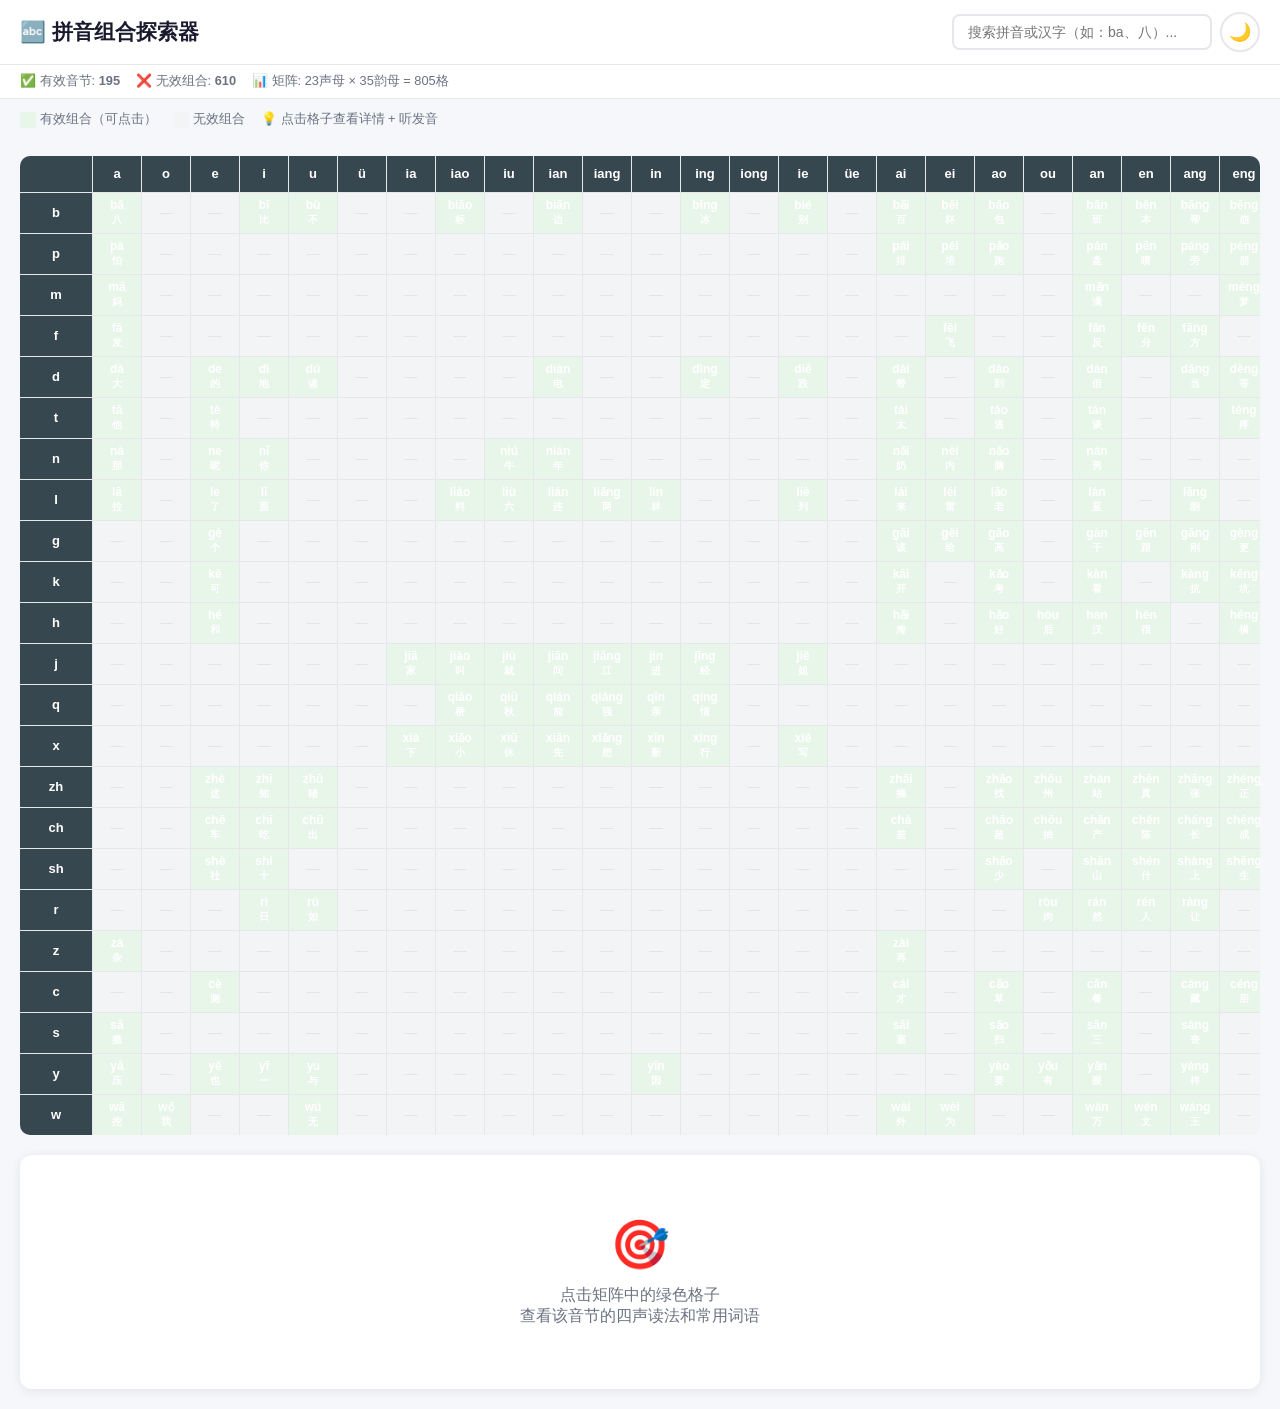
<file: index.html>
<!DOCTYPE html>
<html lang="zh-CN">
<head>
<meta charset="UTF-8">
<meta name="viewport" content="width=device-width, initial-scale=1.0">
<title>拼音组合探索器</title>
<style>
:root {
  --bg:#f5f7fa;--surface:#fff;--text:#1a1a2e;--text-secondary:#6b7280;
  --matrix-bg:#e8f5e9;--matrix-hover:#c8e6c9;--matrix-active:#4caf50;
  --invalid-bg:#f3f4f6;--border:#e5e7eb;--shadow:0 2px 12px rgba(0,0,0,.08);
  --accent:#3b82f6;--header-bg:#37474f;--search-bg:#fff;
}
[data-theme="dark"]{
  --bg:#1a1a2e;--surface:#16213e;--text:#e0e0e0;--text-secondary:#9ca3af;
  --matrix-bg:#1b5e20;--matrix-hover:#2e7d32;--matrix-active:#66bb6a;
  --invalid-bg:#2d2d44;--border:#374151;--shadow:0 2px 12px rgba(0,0,0,.3);
  --accent:#60a5fa;--header-bg:#0f3460;--search-bg:#1e293b;
}
*{margin:0;padding:0;box-sizing:border-box}
body{font-family:-apple-system,"PingFang SC","Microsoft YaHei",sans-serif;background:var(--bg);color:var(--text);min-height:100vh;transition:background .3s,color .3s}
.header{display:flex;justify-content:space-between;align-items:center;padding:12px 20px;background:var(--surface);border-bottom:1px solid var(--border);position:sticky;top:0;z-index:100}
.header h1{font-size:1.3rem;font-weight:700}
.search-box{display:flex;gap:8px;align-items:center}
.search-box input{padding:8px 14px;border:2px solid var(--border);border-radius:8px;font-size:14px;width:260px;background:var(--search-bg);color:var(--text);outline:none;transition:border-color .3s}
.search-box input:focus{border-color:var(--accent)}
.theme-toggle{width:40px;height:40px;border-radius:50%;border:2px solid var(--border);background:var(--surface);cursor:pointer;font-size:18px;display:flex;align-items:center;justify-content:center;transition:all .3s}
.theme-toggle:hover{border-color:var(--accent);transform:rotate(20deg)}
.stats-bar{display:flex;gap:16px;padding:8px 20px;font-size:.8rem;color:var(--text-secondary);background:var(--surface);border-bottom:1px solid var(--border);flex-wrap:wrap}
.legend{padding:12px 20px;display:flex;gap:16px;font-size:.8rem;color:var(--text-secondary);flex-wrap:wrap}
.legend-item{display:flex;align-items:center;gap:4px}
.legend-color{width:16px;height:16px;border-radius:3px}
.matrix-container{padding:16px 20px;overflow-x:auto}
.matrix-wrapper{min-width:900px;display:grid;grid-template-columns:72px repeat(35,minmax(48px,1fr));gap:1px;background:var(--border);border-radius:10px;overflow:hidden}
.matrix-header{padding:10px 4px;text-align:center;font-size:13px;font-weight:700;color:#fff;background:var(--header-bg);display:flex;align-items:center;justify-content:center;line-height:1.2}
.matrix-corner{background:var(--header-bg)}
.matrix-row-label{padding:8px 6px;font-size:13px;font-weight:700;text-align:center;color:#fff;background:var(--header-bg);display:flex;align-items:center;justify-content:center;line-height:1.2}
.matrix-cell{padding:6px 2px;text-align:center;cursor:default;font-size:13px;display:flex;align-items:center;justify-content:center;line-height:1.2;min-height:40px;transition:all .15s}
.matrix-cell.invalid{background:var(--invalid-bg);cursor:not-allowed;color:#bbb}
.matrix-cell.valid{background:var(--matrix-bg);cursor:pointer;color:#fff;font-weight:600}
.matrix-cell.valid:hover{background:var(--matrix-hover);transform:scale(1.05);z-index:2;box-shadow:inset 0 0 0 2px var(--accent)}
.matrix-cell.valid.active{background:var(--matrix-active);transform:scale(1.08);z-index:3;box-shadow:0 0 0 2px var(--text)}
.matrix-cell .pinyin-syllable{font-size:12px;line-height:1.1}
.detail-panel{padding:0 20px 20px}
.detail-inner{background:var(--surface);border-radius:12px;box-shadow:var(--shadow);padding:20px;margin-top:4px;border:2px solid transparent;transition:border .3s}
.detail-inner.active{border-color:var(--accent)}
.empty-state{text-align:center;padding:40px 20px;color:var(--text-secondary)}
.empty-state .icon{font-size:3rem;margin-bottom:12px}
.detail-header{display:flex;justify-content:space-between;align-items:center;margin-bottom:16px;padding-bottom:12px;border-bottom:1px solid var(--border)}
.detail-title{font-size:2rem;font-weight:800;color:var(--accent)}
.detail-close{width:32px;height:32px;border-radius:50%;border:none;background:var(--invalid-bg);cursor:pointer;font-size:16px;display:flex;align-items:center;justify-content:center;transition:all .2s}
.detail-close:hover{background:#ef4444;color:#fff}
.tone-grid{display:grid;grid-template-columns:repeat(auto-fit,minmax(200px,1fr));gap:12px;margin-bottom:16px}
.tone-card{background:var(--bg);border-radius:8px;padding:14px;border-left:4px solid transparent}
.tone-card[data-tone="1"]{border-left-color:#ef4444}
.tone-card[data-tone="2"]{border-left-color:#f59e0b}
.tone-card[data-tone="3"]{border-left-color:#3b82f6}
.tone-card[data-tone="4"]{border-left-color:#10b981}
.tone-card-header{display:flex;justify-content:space-between;align-items:center;margin-bottom:8px}
.tone-label{font-size:.75rem;color:var(--text-secondary);font-weight:600}
.speak-btn{width:32px;height:32px;border-radius:50%;border:none;background:var(--accent);color:#fff;cursor:pointer;font-size:16px;display:flex;align-items:center;justify-content:center;transition:all .2s}
.speak-btn:hover{transform:scale(1.15);box-shadow:0 2px 8px rgba(59,130,246,.4)}
.tone-syllable{font-size:1.8rem;font-weight:700;margin-bottom:4px}
.words-section h3{font-size:.85rem;color:var(--text-secondary);margin-bottom:8px;text-transform:uppercase;letter-spacing:.05em}
.words-list{display:flex;flex-wrap:wrap;gap:6px}
.word-tag{padding:4px 12px;background:var(--bg);border-radius:16px;font-size:.9rem;cursor:pointer;transition:all .2s;border:1px solid var(--border)}
.word-tag:hover{background:var(--accent);color:#fff;border-color:var(--accent);transform:scale(1.05)}
.cell-tooltip{position:fixed;background:var(--header-bg);color:#fff;padding:6px 12px;border-radius:6px;font-size:13px;pointer-events:none;z-index:999;opacity:0;transition:opacity .15s;max-width:240px;white-space:nowrap;box-shadow:0 4px 12px rgba(0,0,0,.3)}
.cell-tooltip.visible{opacity:1}
@media(max-width:768px){.header{flex-direction:column;gap:10px}.search-box input{width:200px}.tone-grid{grid-template-columns:1fr}}
</style>
</head>
<body>

<div class="header">
  <h1>🔤 拼音组合探索器</h1>
  <div class="search-box">
    <input type="text" id="searchInput" placeholder="搜索拼音或汉字（如：ba、八）...">
    <button class="theme-toggle" id="themeToggle" title="切换深色模式">🌙</button>
  </div>
</div>

<div class="stats-bar">
  <span>✅ 有效音节: <strong id="validCount">0</strong></span>
  <span>❌ 无效组合: <strong id="invalidCount">0</strong></span>
  <span>📊 矩阵: 23声母 × 35韵母 = 805格</span>
</div>

<div class="legend">
  <div class="legend-item"><div class="legend-color" style="background:var(--matrix-bg)"></div>有效组合（可点击）</div>
  <div class="legend-item"><div class="legend-color" style="background:var(--invalid-bg)"></div>无效组合</div>
  <div class="legend-item">💡 点击格子查看详情 + 听发音</div>
</div>

<div class="matrix-container">
  <div class="matrix-wrapper" id="matrixWrapper"></div>
</div>

<div class="detail-panel">
  <div class="detail-inner" id="detailPanel">
    <div class="empty-state" id="emptyState">
      <div class="icon">🎯</div>
      <p>点击矩阵中的绿色格子<br>查看该音节的四声读法和常用词语</p>
    </div>
    <div id="detailContent" style="display:none;"></div>
  </div>
</div>

<div class="cell-tooltip" id="tooltip"></div>

<script>
var SHENMUS=['b','p','m','f','d','t','n','l','g','k','h','j','q','x','zh','ch','sh','r','z','c','s','y','w'];
var YUNMUS=['a','o','e','i','u','ü','ia','iao','iu','ian','iang','in','ing','iong','ie','üe','ai','ei','ao','ou','an','en','ang','eng','ong','er','ua','uo','uai','ui','uan','un','ue','üan','ün'];

var D={
"ba":{tones:[{c:"八",t:"bā"},{c:"巴",t:"bā"},{c:"拔",t:"bá"},{c:"坝",t:"bà"},{c:"爸",t:"bà"}],words:["八宝","八字","巴黎","拔河","把关","爸爸","炸弹","八卦"]},
"bai":{tones:[{c:"百",t:"bǎi"},{c:"摆",t:"bǎi"},{c:"败",t:"bài"}],words:["百万","百姓","白菜","白天","摆放","打败","拜年"]},
"ban":{tones:[{c:"班",t:"bān"},{c:"办",t:"bàn"}],words:["办法","班级","班长","办理","帮忙","花瓣","搬迁","背叛"]},
"bang":{tones:[{c:"帮",t:"bāng"},{c:"绑",t:"bǎng"}],words:["帮助","帮忙","方面","棒球","报答","拜访","绑架","榜样"]},
"bao":{tones:[{c:"包",t:"bāo"},{c:"保",t:"bǎo"},{c:"报",t:"bào"}],words:["保证","包围","报名","包子","包含","报告","包括","宝贝"]},
"bei":{tones:[{c:"杯",t:"bēi"},{c:"被",t:"bèi"},{c:"背",t:"bèi"}],words:["北方","北京","准备","背部","杯子","本来","彼此","背景"]},
"ben":{tones:[{c:"本",t:"běn"},{c:"笨",t:"bèn"}],words:["本来","本子","本领","本地","笨蛋","版本"]},
"beng":{tones:[{c:"崩",t:"bēng"},{c:"蹦",t:"bèng"}],words:["本领","蹦蹦","崩溃","捧场"]},
"bi":{tones:[{c:"比",t:"bǐ"},{c:"必",t:"bì"},{c:"笔",t:"bǐ"}],words:["比较","比例","比如","必定","笔记","必然","表情"]},
"bian":{tones:[{c:"边",t:"biān"},{c:"变",t:"biàn"}],words:["旁边","变化","方便","偏见","身边","无边"]},
"biao":{tones:[{c:"标",t:"biāo"},{c:"表",t:"biǎo"}],words:["标准","表达","表演","表格","标本","漂亮"]},
"bie":{tones:[{c:"别",t:"bié"},{c:"憋",t:"biē"}],words:["别人","分别","区别","差别","告别"]},
"bing":{tones:[{c:"冰",t:"bīng"},{c:"病",t:"bìng"}],words:["冰雪","并且","命令","病情","病毒"]},
"bu":{tones:[{c:"不",t:"bù"}],words:["不会","不用","不变","不足","部分","不必","不同","不断","不能"]},
"pa":{tones:[{c:"怕",t:"pà"},{c:"帕",t:"pà"}],words:["害怕","可怕","怕黑","不怕"]},
"pai":{tones:[{c:"排",t:"pái"},{c:"牌",t:"pái"}],words:["排队","排除","批准","平衡","跑步"]},
"pan":{tones:[{c:"盘",t:"pán"},{c:"盼",t:"pàn"}],words:["盘子","盘旋","判断","谈判","面板"]},
"pang":{tones:[{c:"旁",t:"páng"},{c:"胖",t:"pàng"}],words:["旁边","旁人","偏旁"]},
"pao":{tones:[{c:"跑",t:"pǎo"},{c:"泡",t:"pào"}],words:["跑步","逃跑","泡沫","炮弹","泡面"]},
"pei":{tones:[{c:"培",t:"péi"},{c:"陪",t:"péi"},{c:"配",t:"pèi"}],words:["配合","培训","陪伴","培养","佩服"]},
"pen":{tones:[{c:"喷",t:"pēn"}],words:["喷泉","喷洒","花盆"]},
"peng":{tones:[{c:"朋",t:"péng"},{c:"碰",t:"pèng"}],words:["朋友","碰撞","碰见","碰巧"]},
"ma":{tones:[{c:"妈",t:"mā"},{c:"马",t:"mǎ"},{c:"吗",t:"ma"}],words:["妈妈","马上","马路","麻烦","木马","蚂蚁"]},
"man":{tones:[{c:"满",t:"mǎn"},{c:"慢",t:"màn"}],words:["满意","满足","完全","慢慢","满月"]},
"meng":{tones:[{c:"梦",t:"mèng"},{c:"蒙",t:"méng"}],words:["梦想","做梦","梦见","启蒙"]},
"fa":{tones:[{c:"发",t:"fā"},{c:"法",t:"fǎ"},{c:"罚",t:"fá"}],words:["发现","发展","方法","头发","法律","发生"]},
"fan":{tones:[{c:"反",t:"fǎn"},{c:"饭",t:"fàn"}],words:["反对","发现","方便","风险","分类"]},
"fang":{tones:[{c:"方",t:"fāng"},{c:"放",t:"fàng"}],words:["地方","方向","方面","方法","放心","放松"]},
"fei":{tones:[{c:"飞",t:"fēi"},{c:"非",t:"fēi"},{c:"费",t:"fèi"}],words:["飞行","非常","费用","失败","奋斗"]},
"fen":{tones:[{c:"分",t:"fēn"},{c:"粉",t:"fěn"}],words:["分析","分开","分钟","附近","粉笔"]},
"da":{tones:[{c:"大",t:"dà"},{c:"打",t:"dǎ"}],words:["大家","大地","大学","大小","大海"]},
"dai":{tones:[{c:"带",t:"dài"},{c:"代",t:"dài"}],words:["带来","代表","单位","当地","代替"]},
"dan":{tones:[{c:"但",t:"dàn"},{c:"单",t:"dān"}],words:["但是","大胆","担心","单独","简单"]},
"dang":{tones:[{c:"当",t:"dāng"},{c:"党",t:"dǎng"}],words:["当然","当时","当地","挡住","答应"]},
"dao":{tones:[{c:"到",t:"dào"},{c:"道",t:"dào"}],words:["到达","道路","得到","迟到","道理"]},
"de":{tones:[{c:"的",t:"de"},{c:"得",t:"dé"}],words:["我的","你的","好的","对的","得到"]},
"deng":{tones:[{c:"等",t:"děng"},{c:"灯",t:"dēng"}],words:["等待","等于","等级","灯泡","灯光"]},
"di":{tones:[{c:"地",t:"dì"},{c:"第",t:"dì"},{c:"低",t:"dī"}],words:["地方","地面","地铁","第一","低头"]},
"dian":{tones:[{c:"电",t:"diàn"},{c:"点",t:"diǎn"}],words:["电视","电脑","电话","电影","点心","电子"]},
"die":{tones:[{c:"跌",t:"diē"},{c:"叠",t:"dié"}],words:["跌倒","跌落","叠被子","重叠"]},
"ding":{tones:[{c:"定",t:"dìng"},{c:"订",t:"dìng"}],words:["一定","决定","定义","安定","坚定"]},
"dong":{tones:[{c:"动",t:"dòng"},{c:"东",t:"dōng"}],words:["东西","动力","动物","动作","活动"]},
"du":{tones:[{c:"读",t:"dú"},{c:"度",t:"dù"}],words:["读书","阅读","独立","度过","温度"]},
"dui":{tones:[{c:"对",t:"duì"}],words:["对于","对面","对方","对立","对比"]},
"ta":{tones:[{c:"他",t:"tā"},{c:"她",t:"tā"},{c:"它",t:"tā"}],words:["他们","她们","它们"]},
"tai":{tones:[{c:"太",t:"tài"},{c:"台",t:"tái"}],words:["太平","台湾","天台","台风","台上"]},
"tan":{tones:[{c:"谈",t:"tán"},{c:"探",t:"tàn"}],words:["谈话","谈判","讨论","弹琴","探索"]},
"tao":{tones:[{c:"逃",t:"táo"},{c:"桃",t:"táo"},{c:"套",t:"tào"}],words:["逃跑","桃子","番茄","套餐","套上"]},
"te":{tones:[{c:"特",t:"tè"}],words:["特别","特色","特殊","特地","特征"]},
"teng":{tones:[{c:"疼",t:"téng"},{c:"腾",t:"téng"}],words:["疼痛","疼爱","腾飞","奔腾"]},
"na":{tones:[{c:"那",t:"nà"},{c:"哪",t:"nǎ"}],words:["那里","哪儿","哪些","那么","那时"]},
"nai":{tones:[{c:"奶",t:"nǎi"}],words:["奶奶","牛奶","奶粉","奶酪","奶牛"]},
"nan":{tones:[{c:"男",t:"nán"},{c:"难",t:"nán"}],words:["男人","男女","南方","南北","困难"]},
"nao":{tones:[{c:"脑",t:"nǎo"},{c:"闹",t:"nào"}],words:["大脑","电脑","脑袋","闹钟","热闹"]},
"ne":{tones:[{c:"呢",t:"ne"}],words:["你呢","为什么呢"]},
"nei":{tones:[{c:"内",t:"nèi"}],words:["内心","内外","内容","内部","内地"]},
"ni":{tones:[{c:"你",t:"nǐ"},{c:"泥",t:"ní"}],words:["你好","你们","你的","泥土"]},
"nian":{tones:[{c:"年",t:"nián"},{c:"念",t:"niàn"}],words:["年轻","年代","年龄","去年","每年"]},
"niu":{tones:[{c:"牛",t:"niú"},{c:"扭",t:"niǔ"}],words:["牛奶","牛皮","扭转","扭头"]},
"nong":{tones:[{c:"农",t:"nóng"},{c:"弄",t:"nòng"}],words:["农民","农业","农村","弄明白"]},
"la":{tones:[{c:"拉",t:"lā"},{c:"啦",t:"la"}],words:["喇叭","拉力","拉开","拉链"]},
"lai":{tones:[{c:"来",t:"lái"}],words:["来自","从来","看来","后来","本来"]},
"lan":{tones:[{c:"蓝",t:"lán"}],words:["蓝色","蓝天","蓝莓","兰州"]},
"lang":{tones:[{c:"朗",t:"lǎng"}],words:["朗读","晴朗","明朗","朗诵"]},
"lao":{tones:[{c:"老",t:"lǎo"},{c:"捞",t:"lāo"}],words:["老师","老板","老虎","老鼠","老天"]},
"le":{tones:[{c:"了",t:"le"},{c:"乐",t:"lè"}],words:["走了","快乐","音乐","乐观"]},
"lei":{tones:[{c:"雷",t:"léi"},{c:"累",t:"lěi"}],words:["雷雨","雷电","累计","劳累"]},
"li":{tones:[{c:"里",t:"lǐ"},{c:"力",t:"lì"}],words:["里面","那里","这里","力气","力量"]},
"lian":{tones:[{c:"连",t:"lián"},{c:"脸",t:"liǎn"}],words:["连续","连接","连忙","联合","洗脸"]},
"liang":{tones:[{c:"两",t:"liǎng"},{c:"亮",t:"liàng"}],words:["两个","两者","光亮","明亮"]},
"liao":{tones:[{c:"料",t:"liào"},{c:"了",t:"liǎo"}],words:["材料","肥料","了解","了不起"]},
"lie":{tones:[{c:"列",t:"liè"},{c:"烈",t:"liè"}],words:["列车","列表","分裂","热烈","烈焰"]},
"lin":{tones:[{c:"林",t:"lín"},{c:"临",t:"lín"}],words:["森林","树林","淋雨","临时","临近"]},
"liu":{tones:[{c:"六",t:"liù"},{c:"流",t:"liú"}],words:["六个","六月","流量","流行","流利"]},
"long":{tones:[{c:"龙",t:"lóng"},{c:"隆",t:"lóng"}],words:["龙眼","龙头","龙王","恐龙"]},
"gai":{tones:[{c:"该",t:"gāi"},{c:"改",t:"gǎi"}],words:["应该","改正","改变"]},
"gan":{tones:[{c:"干",t:"gàn"},{c:"赶",t:"gǎn"}],words:["干净","干部","赶上","赶快"]},
"gang":{tones:[{c:"刚",t:"gāng"},{c:"钢",t:"gāng"}],words:["刚才","刚刚","刚好","钢铁"]},
"gao":{tones:[{c:"高",t:"gāo"},{c:"搞",t:"gǎo"}],words:["高兴","高大","高中","高手","高山"]},
"ge":{tones:[{c:"个",t:"gè"},{c:"哥",t:"gē"}],words:["个人","各个","每个","各位","各种"]},
"gei":{tones:[{c:"给",t:"gěi"}],words:["给你","给我","给他","送给"]},
"gen":{tones:[{c:"跟",t:"gēn"},{c:"根",t:"gēn"}],words:["跟着","跟进","根据","根本"]},
"geng":{tones:[{c:"更",t:"gèng"},{c:"耕",t:"gēng"}],words:["更加","更新","更好","耕地"]},
"kai":{tones:[{c:"开",t:"kāi"}],words:["开始","开门","开车","开心","开放","开发"]},
"kan":{tones:[{c:"看",t:"kàn"}],words:["看见","看书","看好","看看"]},
"kang":{tones:[{c:"抗",t:"kàng"},{c:"康",t:"kāng"}],words:["健康","康复","抵抗","空调"]},
"kao":{tones:[{c:"考",t:"kǎo"},{c:"靠",t:"kào"}],words:["考试","考生","靠山","依靠","可靠"]},
"ke":{tones:[{c:"可",t:"kě"},{c:"科",t:"kē"}],words:["可是","可以","可能","可爱","科学"]},
"keng":{tones:[{c:"坑",t:"kēng"}],words:["水坑","土坑","挖坑"]},
"hai":{tones:[{c:"海",t:"hǎi"},{c:"还",t:"hái"}],words:["大海","海洋","海岸","海水","还有"]},
"han":{tones:[{c:"汉",t:"hàn"},{c:"喊",t:"hǎn"}],words:["汉语","汉字","呼喊","呐喊"]},
"hao":{tones:[{c:"好",t:"hǎo"},{c:"号",t:"hào"}],words:["好人","好事","好像","好奇","号码"]},
"he":{tones:[{c:"和",t:"hé"},{c:"河",t:"hé"}],words:["和平","合作","合理","河流","和气"]},
"hen":{tones:[{c:"很",t:"hěn"},{c:"恨",t:"hèn"}],words:["很好","很多","很大","仇恨","怨恨"]},
"heng":{tones:[{c:"横",t:"héng"}],words:["横幅","横梁","永恒"]},
"hong":{tones:[{c:"红",t:"hóng"},{c:"轰",t:"hōng"}],words:["红色","红旗","红花","彩虹"]},
"hou":{tones:[{c:"后",t:"hòu"},{c:"候",t:"hòu"}],words:["后来","后面","后台","后果","以后"]},
"hua":{tones:[{c:"花",t:"huā"},{c:"画",t:"huà"}],words:["画画","画家","图画","花纹","花生"]},
"huai":{tones:[{c:"坏",t:"huài"},{c:"怀",t:"huái"}],words:["坏人","坏事","破坏","怀念","胸怀"]},
"huan":{tones:[{c:"欢",t:"huān"},{c:"换",t:"huàn"}],words:["欢迎","环境","循环","欢快","交换"]},
"huang":{tones:[{c:"黄",t:"huáng"},{c:"晃",t:"huàng"}],words:["黄色","黄花","黄河","黄金","黄昏"]},
"hui":{tones:[{c:"回",t:"huí"},{c:"会",t:"huì"}],words:["回来","回去","回答","会议","不会"]},
"hun":{tones:[{c:"魂",t:"hún"},{c:"混",t:"hùn"}],words:["灵魂","魂魄","混蛋","混乱"]},
"huo":{tones:[{c:"火",t:"huǒ"},{c:"活",t:"huó"}],words:["火车","火山","火花","活力","生活"]},
"jia":{tones:[{c:"家",t:"jiā"},{c:"加",t:"jiā"}],words:["大家","家人","回家","家里","人家"]},
"jian":{tones:[{c:"间",t:"jiān"},{c:"见",t:"jiàn"}],words:["房间","中间","时间","空间","看见"]},
"jiang":{tones:[{c:"江",t:"jiāng"},{c:"讲",t:"jiǎng"}],words:["长江","江南","江河","讲解","将来"]},
"jiao":{tones:[{c:"叫",t:"jiào"},{c:"角",t:"jiǎo"}],words:["叫做","叫声","叫我","角度","豆角"]},
"jie":{tones:[{c:"姐",t:"jiě"},{c:"解",t:"jiě"}],words:["姐姐","小姐","解决","解答","解析"]},
"jin":{tones:[{c:"进",t:"jìn"},{c:"今",t:"jīn"}],words:["进来","进行","进步","进口","今天"]},
"jing":{tones:[{c:"经",t:"jīng"},{c:"静",t:"jìng"}],words:["经过","经常","经理","经验","安静"]},
"jiu":{tones:[{c:"就",t:"jiù"},{c:"九",t:"jiǔ"}],words:["就是","就位","九天","九个"]},
"qian":{tones:[{c:"前",t:"qián"},{c:"钱",t:"qián"}],words:["前面","前进","前方","前景","金钱"]},
"qiang":{tones:[{c:"强",t:"qiáng"},{c:"枪",t:"qiāng"}],words:["强大","强化","强烈","强力","枪支"]},
"qiao":{tones:[{c:"桥",t:"qiáo"},{c:"敲",t:"qiāo"}],words:["大桥","石桥","天桥","桥梁"]},
"qin":{tones:[{c:"亲",t:"qīn"},{c:"勤",t:"qín"}],words:["亲人","亲戚","亲近","亲切","勤劳"]},
"qing":{tones:[{c:"情",t:"qíng"},{c:"请",t:"qǐng"}],words:["情况","情感","情怀","情商","请问"]},
"qiu":{tones:[{c:"秋",t:"qiū"},{c:"球",t:"qiú"}],words:["秋天","秋季","地球","足球","篮球"]},
"xia":{tones:[{c:"下",t:"xià"}],words:["下来","下去","下面","下午","下雨"]},
"xian":{tones:[{c:"先",t:"xiān"},{c:"现",t:"xiàn"}],words:["先进","先生","现在","现象","现代"]},
"xiang":{tones:[{c:"想",t:"xiǎng"},{c:"相",t:"xiāng"}],words:["想想","想法","想象","想念","梦想"]},
"xiao":{tones:[{c:"小",t:"xiǎo"},{c:"笑",t:"xiào"}],words:["小孩","小学","大小","小心","小鸟"]},
"xie":{tones:[{c:"写",t:"xiě"},{c:"谢",t:"xiè"}],words:["写字","描写","写信","谢谢","感谢"]},
"xin":{tones:[{c:"新",t:"xīn"},{c:"心",t:"xīn"}],words:["新闻","新鲜","新年","信心","心里"]},
"xing":{tones:[{c:"行",t:"xíng"},{c:"星",t:"xīng"}],words:["银行","行为","行走","星星","星空"]},
"xiu":{tones:[{c:"休",t:"xiū"}],words:["休息","休假","休闲","退休"]},
"zhai":{tones:[{c:"摘",t:"zhāi"},{c:"宅",t:"zhái"}],words:["摘要","采摘","住宅"]},
"zhan":{tones:[{c:"站",t:"zhàn"},{c:"战",t:"zhàn"}],words:["站立","车站","站台","网站"]},
"zhang":{tones:[{c:"张",t:"zhāng"},{c:"长",t:"zhǎng"}],words:["张开","一张","纸张","章节","文章"]},
"zhao":{tones:[{c:"找",t:"zhǎo"},{c:"照",t:"zhào"}],words:["找到","找人","找回","照亮","照片"]},
"zhe":{tones:[{c:"这",t:"zhè"},{c:"着",t:"zhe"}],words:["这里","这个","看着","想着"]},
"zhen":{tones:[{c:"真",t:"zhēn"},{c:"针",t:"zhēn"}],words:["真的","真正","真实","真心","针灸"]},
"zheng":{tones:[{c:"正",t:"zhèng"},{c:"争",t:"zhēng"}],words:["正好","正确","正常","正式","争取"]},
"zhi":{tones:[{c:"知",t:"zhī"},{c:"只",t:"zhǐ"}],words:["知道","知识","只有","只是"]},
"zhong":{tones:[{c:"中",t:"zhōng"},{c:"种",t:"zhǒng"}],words:["中间","中国","中心","中午","种子"]},
"zhou":{tones:[{c:"州",t:"zhōu"}],words:["广州","神州","九州","苏州","杭州"]},
"zhu":{tones:[{c:"猪",t:"zhū"},{c:"竹",t:"zhú"}],words:["猪肉","小猪","野猪","竹子","竹林"]},
"chai":{tones:[{c:"差",t:"chà"},{c:"拆",t:"chāi"}],words:["差不多","差劲","拆开","拆除"]},
"chan":{tones:[{c:"产",t:"chǎn"}],words:["产生","产业","生产","产品"]},
"chang":{tones:[{c:"长",t:"cháng"},{c:"常",t:"cháng"}],words:["长大","长久","长江","常常","日常"]},
"chao":{tones:[{c:"超",t:"chāo"},{c:"抄",t:"chāo"}],words:["超越","超市","超级","抄袭","抄写"]},
"che":{tones:[{c:"车",t:"chē"}],words:["汽车","火车","电车","车站"]},
"chen":{tones:[{c:"陈",t:"chén"},{c:"沉",t:"chén"}],words:["陈旧","陈列","沉默","沉浸"]},
"cheng":{tones:[{c:"成",t:"chéng"},{c:"城",t:"chéng"}],words:["成功","成为","成长","成绩","城市"]},
"chi":{tones:[{c:"吃",t:"chī"},{c:"池",t:"chí"}],words:["吃饭","吃亏","池塘","水池","电池"]},
"chong":{tones:[{c:"冲",t:"chōng"},{c:"重",t:"zhòng"}],words:["冲水","冲出","冲动","重新","重复"]},
"chou":{tones:[{c:"抽",t:"chōu"},{c:"丑",t:"chǒu"}],words:["抽打","抽水","抽烟","丑陋","出丑"]},
"chu":{tones:[{c:"出",t:"chū"},{c:"除",t:"chú"}],words:["出来","出去","出现","出生","除去"]},
"shan":{tones:[{c:"山",t:"shān"},{c:"闪",t:"shǎn"}],words:["山上","山下","山里","山水","闪电"]},
"shang":{tones:[{c:"上",t:"shàng"}],words:["上面","上街","上海","上午","上升"]},
"shao":{tones:[{c:"少",t:"shǎo"},{c:"烧",t:"shāo"}],words:["多少","少年","少数","少见","烧烤"]},
"she":{tones:[{c:"社",t:"shè"},{c:"射",t:"shè"}],words:["社会","社区","注射","射击","反射"]},
"shen":{tones:[{c:"什",t:"shén"},{c:"身",t:"shēn"},{c:"深",t:"shēn"}],words:["什么","身体","身上","身边","深度"]},
"sheng":{tones:[{c:"生",t:"shēng"},{c:"声",t:"shēng"}],words:["生活","生命","生日","生气","声音"]},
"shi":{tones:[{c:"十",t:"shí"},{c:"是",t:"shì"}],words:["十个","十六","十七","十八","是的"]},
"ran":{tones:[{c:"然",t:"rán"},{c:"燃",t:"rán"}],words:["然后","自然","果然","突然"]},
"rang":{tones:[{c:"让",t:"ràng"}],words:["让路","让步","让位"]},
"ren":{tones:[{c:"人",t:"rén"},{c:"认",t:"rèn"}],words:["人生","人们","人口","认真","认为"]},
"ri":{tones:[{c:"日",t:"rì"}],words:["日子","日光","日常","日本","日期"]},
"rong":{tones:[{c:"容",t:"róng"},{c:"融",t:"róng"}],words:["容易","容忍","容纳","融合","融化"]},
"rou":{tones:[{c:"肉",t:"ròu"},{c:"柔",t:"róu"}],words:["猪肉","牛肉","羊肉","温柔","柔和"]},
"ru":{tones:[{c:"如",t:"rú"},{c:"入",t:"rù"}],words:["如果","如今","如意","入门","入口"]},
"zai":{tones:[{c:"再",t:"zài"},{c:"在",t:"zài"}],words:["再见","再来","再生","再三"]},
"za":{tones:[{c:"杂",t:"zá"}],words:["杂志","复杂","杂草"]},
"cai":{tones:[{c:"才",t:"cái"},{c:"菜",t:"cài"}],words:["人才","才能","白菜","菠菜","香菜"]},
"can":{tones:[{c:"餐",t:"cān"},{c:"参",t:"cān"}],words:["餐厅","晚餐","早餐","参观","参加"]},
"cang":{tones:[{c:"藏",t:"cáng"}],words:["隐藏","西藏","宝藏"]},
"cao":{tones:[{c:"草",t:"cǎo"},{c:"操",t:"cāo"}],words:["草地","小草","草原","操场","体操"]},
"ce":{tones:[{c:"测",t:"cè"},{c:"侧",t:"cè"}],words:["测试","测量","侧身","侧面"]},
"ceng":{tones:[{c:"层",t:"céng"}],words:["层次","楼层","云层","表层"]},
"sai":{tones:[{c:"塞",t:"sāi"},{c:"赛",t:"sài"}],words:["塞子","比赛","赛跑"]},
"san":{tones:[{c:"三",t:"sān"}],words:["三个","三月","三天","三角","三国"]},
"sang":{tones:[{c:"丧",t:"sàng"},{c:"桑",t:"sāng"}],words:["丧失","桑叶","桑树"]},
"sa":{tones:[{c:"撒",t:"sā"},{c:"洒",t:"sǎ"}],words:["撒娇","喷洒","洒脱"]},
"sao":{tones:[{c:"扫",t:"sǎo"}],words:["打扫","扫除","扫地"]},
"ya":{tones:[{c:"压",t:"yā"},{c:"牙",t:"yá"}],words:["压力","牙齿","门牙","拔牙"]},
"yan":{tones:[{c:"眼",t:"yǎn"},{c:"言",t:"yán"}],words:["眼睛","眼光","语言","发言","言语"]},
"yang":{tones:[{c:"样",t:"yàng"},{c:"羊",t:"yáng"}],words:["一样","样子","阳光","山羊","海洋"]},
"yao":{tones:[{c:"要",t:"yào"},{c:"药",t:"yào"}],words:["不要","要是","必要","药品","吃药"]},
"ye":{tones:[{c:"也",t:"yě"},{c:"夜",t:"yè"}],words:["也是","也许","日夜","夜晚","深夜"]},
"yi":{tones:[{c:"一",t:"yī"},{c:"已",t:"yǐ"}],words:["一个","一天","一年","一旦","一起"]},
"yin":{tones:[{c:"因",t:"yīn"},{c:"音",t:"yīn"}],words:["因为","音乐","声音","语音","音符"]},
"yong":{tones:[{c:"用",t:"yòng"},{c:"永",t:"yǒng"}],words:["有用","用心","永远","永久","应用"]},
"you":{tones:[{c:"有",t:"yǒu"},{c:"又",t:"yòu"}],words:["有了","有人","有趣","有名","有力"]},
"yu":{tones:[{c:"与",t:"yǔ"},{c:"鱼",t:"yú"}],words:["与其","参与","金鱼","小鱼","鲤鱼"]},
"yuan":{tones:[{c:"原",t:"yuán"},{c:"远",t:"yuǎn"}],words:["原来","原因","远方","远大","远景"]},
"yue":{tones:[{c:"月",t:"yuè"},{c:"乐",t:"yuè"}],words:["月亮","月光","岁月","音乐","快乐"]},
"yun":{tones:[{c:"云",t:"yún"},{c:"运",t:"yùn"}],words:["白云","云朵","运动","运气","运输"]},
"wa":{tones:[{c:"挖",t:"wā"},{c:"娃",t:"wá"}],words:["挖宝","娃娃","山娃"]},
"wai":{tones:[{c:"外",t:"wài"}],words:["外国","外交","外来","外卖","外貌"]},
"wan":{tones:[{c:"万",t:"wàn"},{c:"玩",t:"wán"}],words:["万一","万能","万事","万岁","玩耍"]},
"wang":{tones:[{c:"王",t:"wáng"},{c:"往",t:"wǎng"}],words:["国王","王子","来往","往往","往来"]},
"wei":{tones:[{c:"为",t:"wèi"},{c:"位",t:"wèi"}],words:["为了","为何","一位","单位","位置"]},
"wen":{tones:[{c:"文",t:"wén"},{c:"问",t:"wèn"}],words:["文字","文化","中文","问题","访问"]},
"wo":{tones:[{c:"我",t:"wǒ"},{c:"窝",t:"wō"}],words:["我们","我的","我是","我自己","我国"]},
"wu":{tones:[{c:"无",t:"wú"},{c:"五",t:"wǔ"}],words:["无法","无论","无数","五个","五月"]}
};

var wrapper=document.getElementById('matrixWrapper');
var validCount=0,invalidCount=0;

function buildMatrix(){
  var c=document.createElement('div');c.className='matrix-header matrix-corner';wrapper.appendChild(c);
  YUNMUS.forEach(function(y){var h=document.createElement('div');h.className='matrix-header';h.textContent=y;wrapper.appendChild(h)});
  SHENMUS.forEach(function(sm){
    var lbl=document.createElement('div');lbl.className='matrix-row-label';lbl.textContent=sm;wrapper.appendChild(lbl);
    YUNMUS.forEach(function(ym){
      var combo=sm+ym,cell=document.createElement('div'),data=D[combo];
      if(data&&data.tones){
        cell.className='matrix-cell valid';cell.dataset.syllable=combo;
        var ft=data.tones[0];
        cell.innerHTML='<span class="pinyin-syllable">'+ft.t+'<br><small>'+ft.c+'</small></span>';
        (function(sy,el){el.addEventListener('click',function(){showDetail(sy,el)});el.addEventListener('mouseenter',function(e){showTooltip(e,sy)});el.addEventListener('mouseleave',hideTooltip)})(combo,cell);
        validCount++;
      } else {cell.className='matrix-cell invalid';cell.innerHTML='<span style="opacity:.3">—</span>';invalidCount++}
      wrapper.appendChild(cell);
    });
  });
  document.getElementById('validCount').textContent=validCount;
  document.getElementById('invalidCount').textContent=invalidCount;
}

function showDetail(syllable,cellEl){
  document.querySelectorAll('.matrix-cell.valid').forEach(function(c){c.classList.remove('active')});
  cellEl.classList.add('active');
  var data=D[syllable];if(!data||!data.tones){showEmpty();return}
  var panel=document.getElementById('detailPanel'),empty=document.getElementById('emptyState'),content=document.getElementById('detailContent');
  empty.style.display='none';content.style.display='block';panel.classList.add('active');
  var labels=['一声（阴平）','二声（阳平）','三声（上声）','四声（去声）'],html='<div class="detail-header"><span class="detail-title">'+syllable+'</span><button class="detail-close" onclick="hideDetail()">✕</button></div><div class="tone-grid">';
  data.tones.forEach(function(to,i){var tn=(i%4)+1;
    var tstr=to.t.replace(/'/g,"\\'");
    html+='<div class="tone-card" data-tone="'+tn+'"><div class="tone-card-header"><span class="tone-label">'+labels[tn-1]+'</span><button class="speak-btn" onclick="speak(\''+tstr+'\')">🔊</button></div><div class="tone-syllable">'+to.c+' '+to.t+'</div>';
    html+='<div class="words-list" style="margin-top:6px">';
    data.words.forEach(function(w){var wstr=w.replace(/'/g,"\\'");html+='<span class="word-tag" onclick="speakWord(\''+wstr+'\')">'+w+'</span>'});
    html+='</div></div>';
  });
  html+='</div><div class="words-section"><h3>📖 完整词语列表</h3><div class="words-list">';
  data.words.forEach(function(w){var wstr=w.replace(/'/g,"\\'");html+='<span class="word-tag" onclick="speakWord(\''+wstr+'\')">'+w+'</span>'});
  html+='</div></div>';content.innerHTML=html;
  if(window.innerWidth<768)panel.scrollIntoView({behavior:'smooth',block:'start'});
}

function showEmpty(){document.getElementById('emptyState').style.display='block';document.getElementById('detailContent').style.display='none';document.getElementById('detailPanel').classList.remove('active')}

function speak(text){
  if(!window.speechSynthesis){alert('浏览器不支持语音功能');return}
  window.speechSynthesis.cancel();var u=new SpeechSynthesisUtterance(text);u.lang='zh-CN';u.rate=0.8;
  var voices=window.speechSynthesis.getVoices(),zh=null;
  for(var i=0;i<voices.length;i++){if(voices[i].lang.startsWith('zh')){zh=voices[i];break}}
  if(zh)u.voice=zh;
  window.speechSynthesis.speak(u);
}
function speakWord(w){speak(w)}

var tooltip=document.getElementById('tooltip');
function showTooltip(e,syl){
  var data=D[syl];if(!data||!data.tones)return;var ft=data.tones[0],tip=syl+': '+ft.c+' ('+ft.t+')';
  if(data.words&&data.words.length)tip+=' | '+data.words.slice(0,3).join('、');
  tooltip.textContent=tip;tooltip.classList.add('visible');var r=e.target.getBoundingClientRect();
  tooltip.style.left=r.left+'px';tooltip.style.top=(r.bottom+4)+'px';
}
function hideTooltip(){tooltip.classList.remove('visible')}

document.getElementById('searchInput').addEventListener('input',function(e){
  var q=e.target.value.trim().toLowerCase();
  document.querySelectorAll('.matrix-cell.valid').forEach(function(cell){cell.style.opacity='';cell.style.boxShadow=''});
  if(!q)return;
  Object.keys(D).forEach(function(syl){
    var cell=document.querySelector('[data-syllable="'+syl+'"]');if(!cell)return;
    var data=D[syl],match=syl.indexOf(q)>=0;
    if(!match&&data)match=data.tones.some(function(t){return t.c.indexOf(q)>=0||t.t.toLowerCase().indexOf(q)>=0});
    if(!match&&data&&data.words)match=data.words.some(function(w){return w.indexOf(q)>=0});
    if(match){cell.style.opacity='1';cell.style.boxShadow='0 0 0 3px #fbbf24'}
    else{cell.style.opacity='0.25';cell.style.boxShadow=''}
  });
});

var themeBtn=document.getElementById('themeToggle');
var saved=localStorage.getItem('pinyin-theme')||'light';
function setTheme(t){document.documentElement.setAttribute('data-theme',t);themeBtn.textContent=t==='dark'?'☀️':'🌙';localStorage.setItem('pinyin-theme',t)}
setTheme(saved);
themeBtn.addEventListener('click',function(){setTheme(document.documentElement.getAttribute('data-theme')==='dark'?'light':'dark')});

buildMatrix();
if(window.speechSynthesis)window.speechSynthesis.getVoices();
</script>
</body>
</html>
</file>
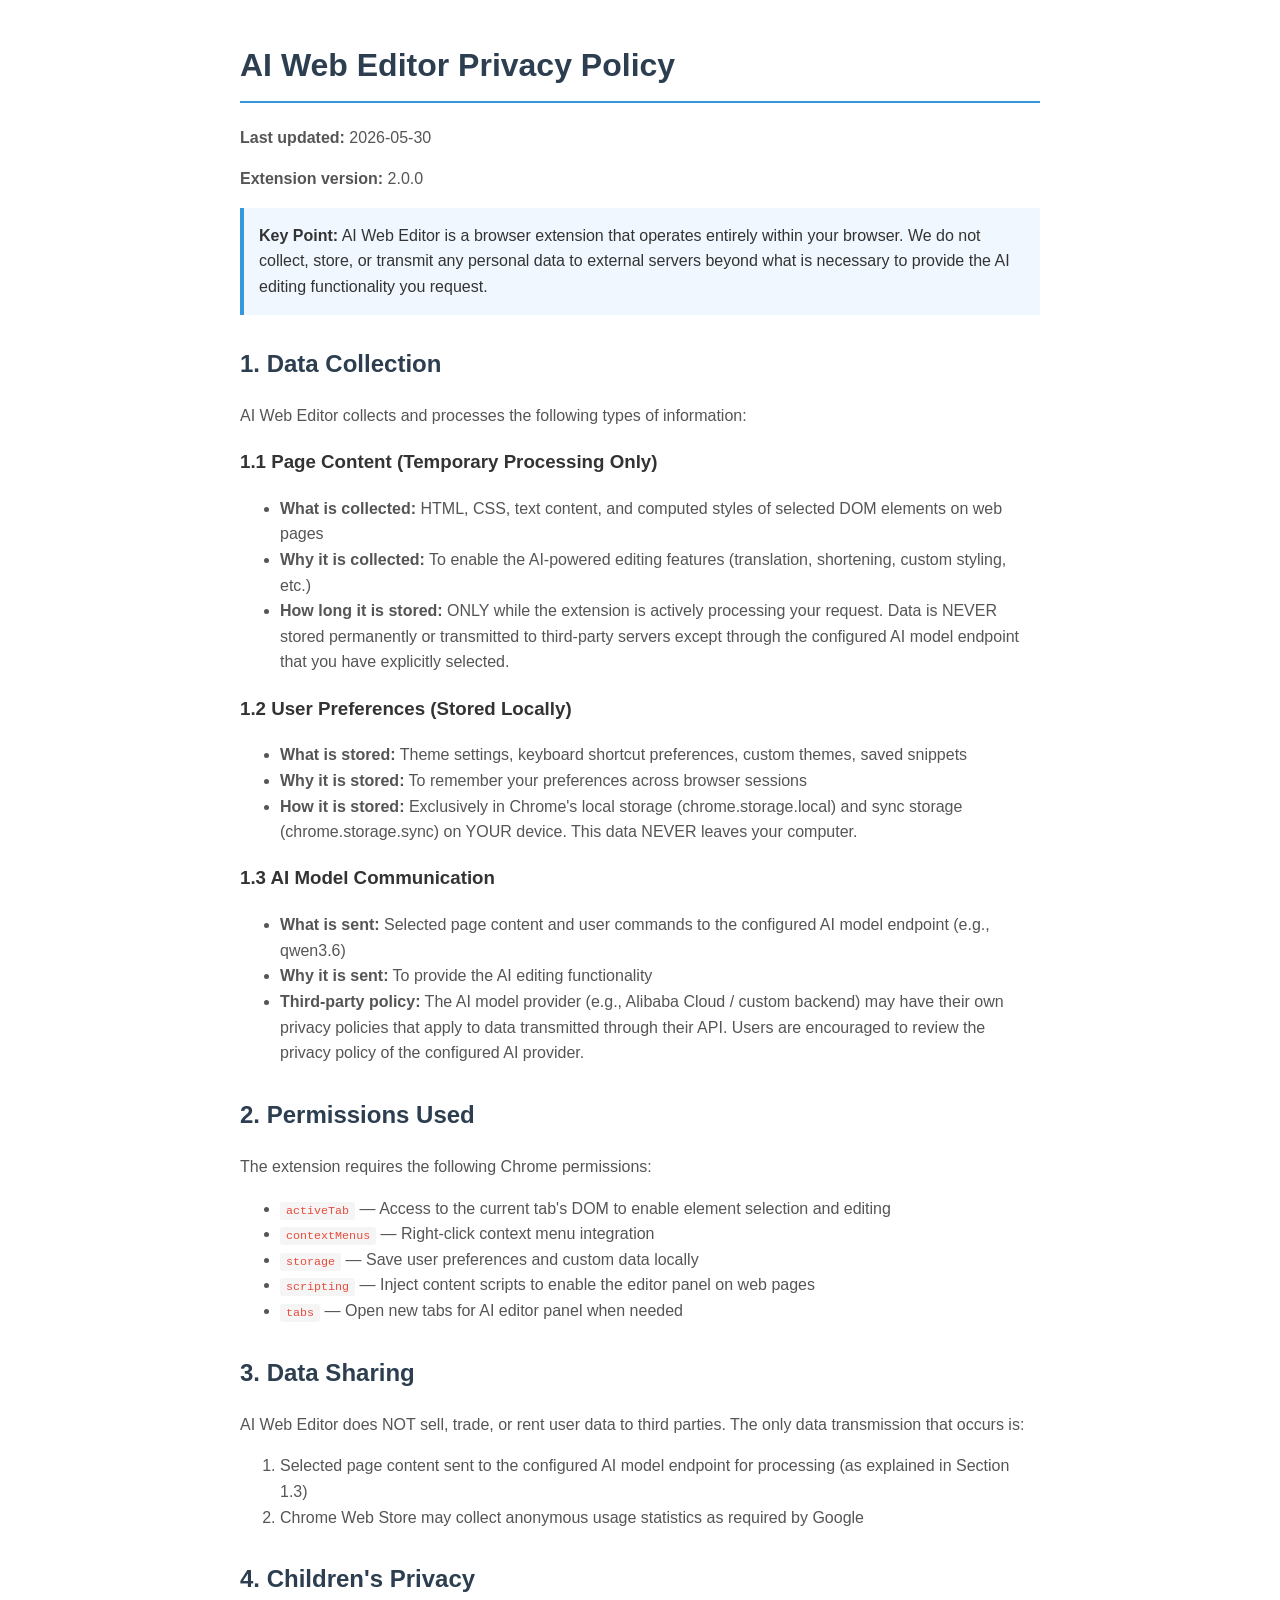
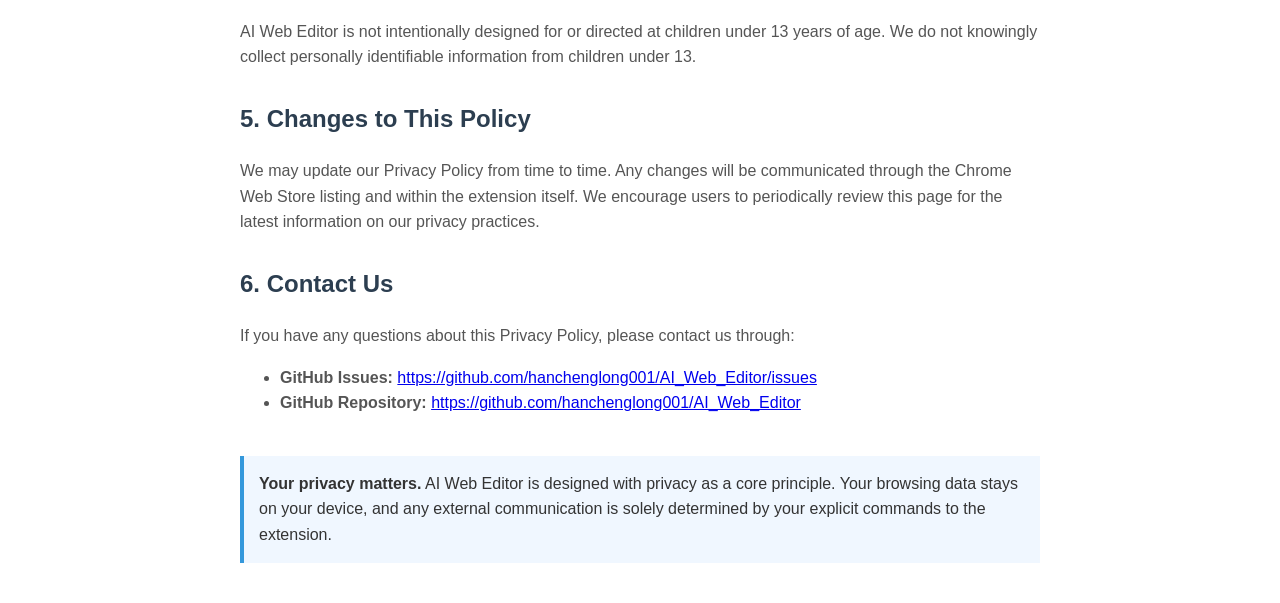
<file: privacy-policy.html>
<!DOCTYPE html>
<html lang="zh-CN">
<head>
    <meta charset="UTF-8">
    <meta name="viewport" content="width=device-width, initial-scale=1.0">
    <title>AI Web Editor - Privacy Policy</title>
    <style>
        body { font-family: -apple-system, BlinkMacSystemFont, 'Segoe UI', Roboto, sans-serif; max-width: 800px; margin: 40px auto; padding: 0 20px; line-height: 1.6; color: #333; }
        h1 { color: #2c3e50; border-bottom: 2px solid #3498db; padding-bottom: 10px; }
        h2 { color: #2c3e50; margin-top: 30px; }
        p, li { color: #555; }
        .highlight { background: #f0f7ff; padding: 15px; border-left: 4px solid #3498db; margin: 15px 0; }
        code { background: #f5f5f5; padding: 2px 6px; border-radius: 3px; font-size: 0.9em; color: #e74c3c; }
    </style>
</head>
<body>
    <h1>AI Web Editor Privacy Policy</h1>
    <p><strong>Last updated:</strong> 2026-05-30</p>
    <p><strong>Extension version:</strong> 2.0.0</p>

    <div class="highlight">
        <strong>Key Point:</strong> AI Web Editor is a browser extension that operates entirely within your browser. 
        We do not collect, store, or transmit any personal data to external servers beyond what is necessary 
        to provide the AI editing functionality you request.
    </div>

    <h2>1. Data Collection</h2>
    <p>AI Web Editor collects and processes the following types of information:</p>
    
    <h3>1.1 Page Content (Temporary Processing Only)</h3>
    <ul>
        <li><strong>What is collected:</strong> HTML, CSS, text content, and computed styles of selected DOM elements on web pages</li>
        <li><strong>Why it is collected:</strong> To enable the AI-powered editing features (translation, shortening, custom styling, etc.)</li>
        <li><strong>How long it is stored:</strong> ONLY while the extension is actively processing your request. Data is NEVER stored permanently or transmitted to third-party servers except through the configured AI model endpoint that you have explicitly selected.</li>
    </ul>

    <h3>1.2 User Preferences (Stored Locally)</h3>
    <ul>
        <li><strong>What is stored:</strong> Theme settings, keyboard shortcut preferences, custom themes, saved snippets</li>
        <li><strong>Why it is stored:</strong> To remember your preferences across browser sessions</li>
        <li><strong>How it is stored:</strong> Exclusively in Chrome's local storage (chrome.storage.local) and sync storage (chrome.storage.sync) on YOUR device. This data NEVER leaves your computer.</li>
    </ul>

    <h3>1.3 AI Model Communication</h3>
    <ul>
        <li><strong>What is sent:</strong> Selected page content and user commands to the configured AI model endpoint (e.g., qwen3.6)</li>
        <li><strong>Why it is sent:</strong> To provide the AI editing functionality</li>
        <li><strong>Third-party policy:</strong> The AI model provider (e.g., Alibaba Cloud / custom backend) may have their own privacy policies that apply to data transmitted through their API. Users are encouraged to review the privacy policy of the configured AI provider.</li>
    </ul>

    <h2>2. Permissions Used</h2>
    <p>The extension requires the following Chrome permissions:</p>
    <ul>
        <li><code>activeTab</code> — Access to the current tab's DOM to enable element selection and editing</li>
        <li><code>contextMenus</code> — Right-click context menu integration</li>
        <li><code>storage</code> — Save user preferences and custom data locally</li>
        <li><code>scripting</code> — Inject content scripts to enable the editor panel on web pages</li>
        <li><code>tabs</code> — Open new tabs for AI editor panel when needed</li>
    </ul>

    <h2>3. Data Sharing</h2>
    <p>AI Web Editor does NOT sell, trade, or rent user data to third parties. The only data transmission that occurs is:</p>
    <ol>
        <li>Selected page content sent to the configured AI model endpoint for processing (as explained in Section 1.3)</li>
        <li>Chrome Web Store may collect anonymous usage statistics as required by Google</li>
    </ol>

    <h2>4. Children's Privacy</h2>
    <p>AI Web Editor is not intentionally designed for or directed at children under 13 years of age. We do not knowingly collect personally identifiable information from children under 13.</p>

    <h2>5. Changes to This Policy</h2>
    <p>We may update our Privacy Policy from time to time. Any changes will be communicated through the Chrome Web Store listing and within the extension itself. We encourage users to periodically review this page for the latest information on our privacy practices.</p>

    <h2>6. Contact Us</h2>
    <p>If you have any questions about this Privacy Policy, please contact us through:</p>
    <ul>
        <li><strong>GitHub Issues:</strong> <a href="https://github.com/hanchenglong001/AI_Web_Editor/issues">https://github.com/hanchenglong001/AI_Web_Editor/issues</a></li>
        <li><strong>GitHub Repository:</strong> <a href="https://github.com/hanchenglong001/AI_Web_Editor">https://github.com/hanchenglong001/AI_Web_Editor</a></li>
    </ul>

    <div class="highlight" style="margin-top: 40px;">
        <strong>Your privacy matters.</strong> AI Web Editor is designed with privacy as a core principle. 
        Your browsing data stays on your device, and any external communication is solely determined by your 
        explicit commands to the extension.
    </div>
</body>
</html>
</file>
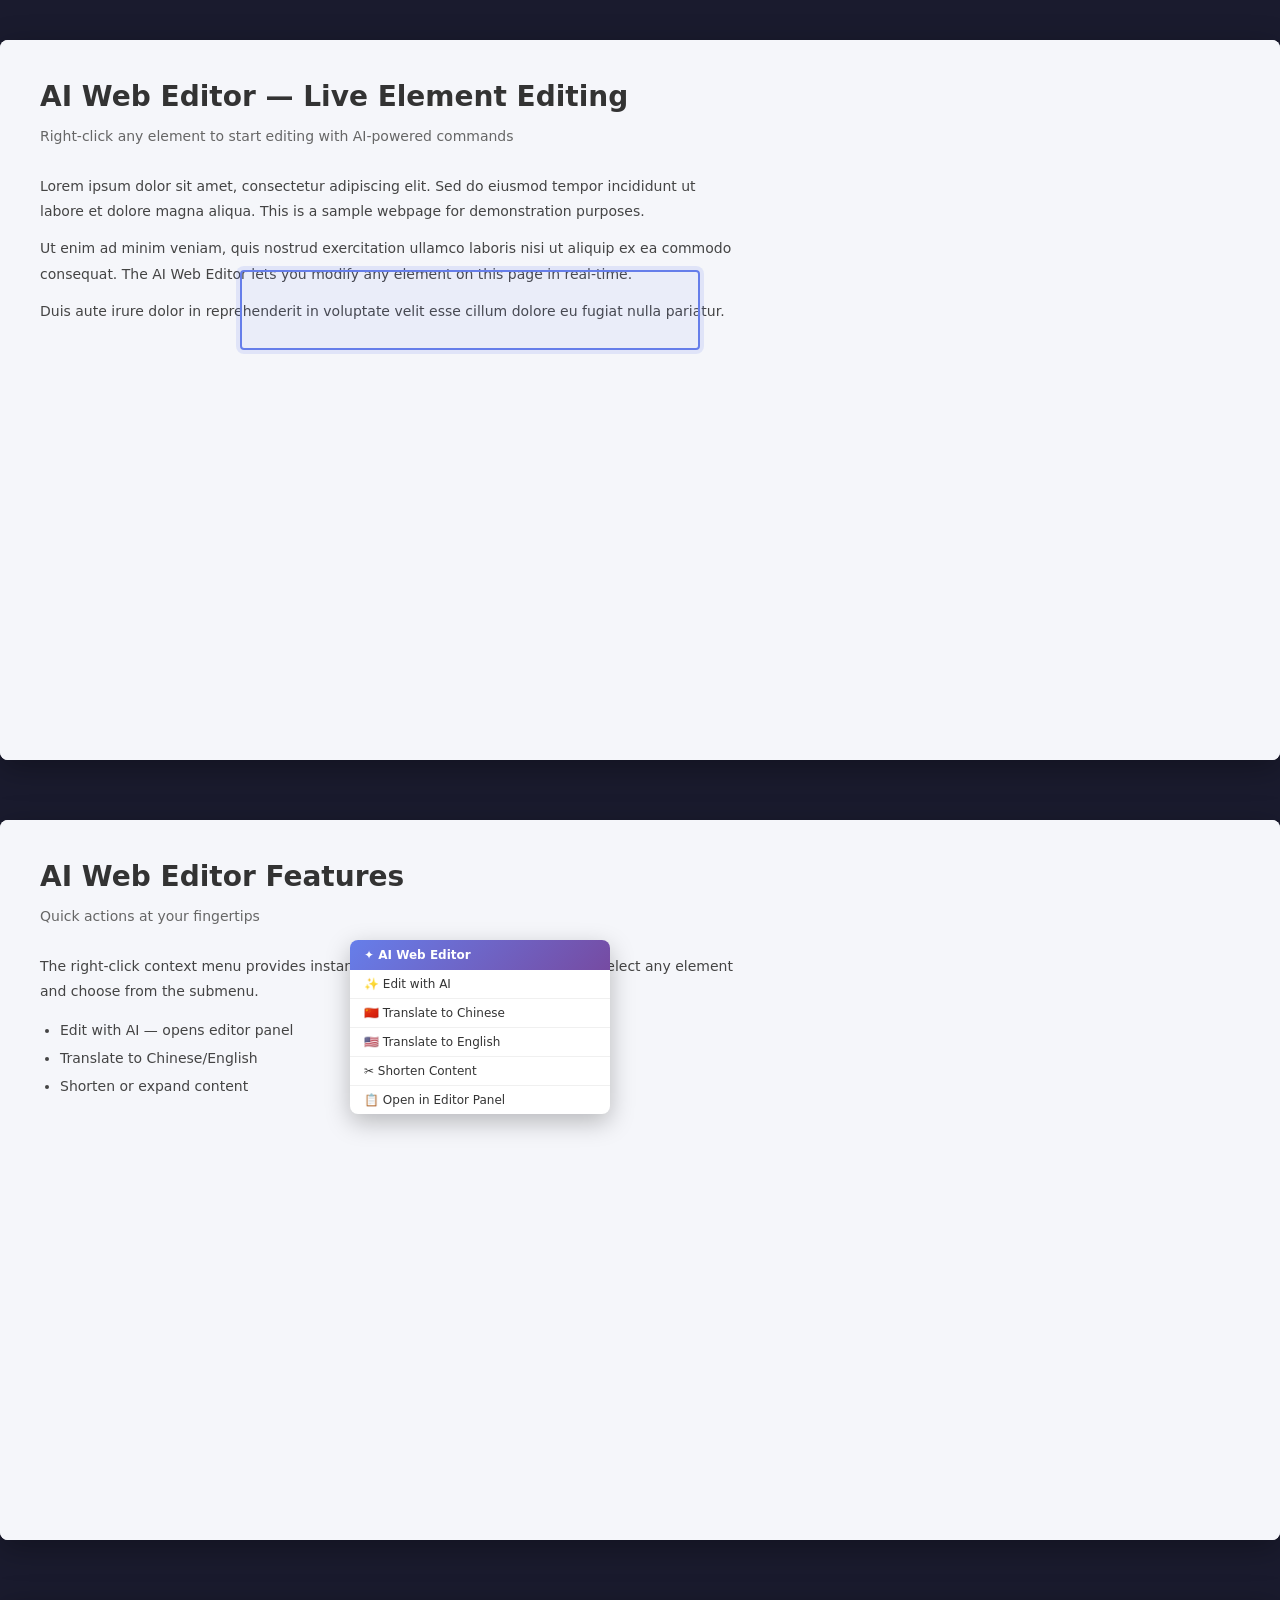
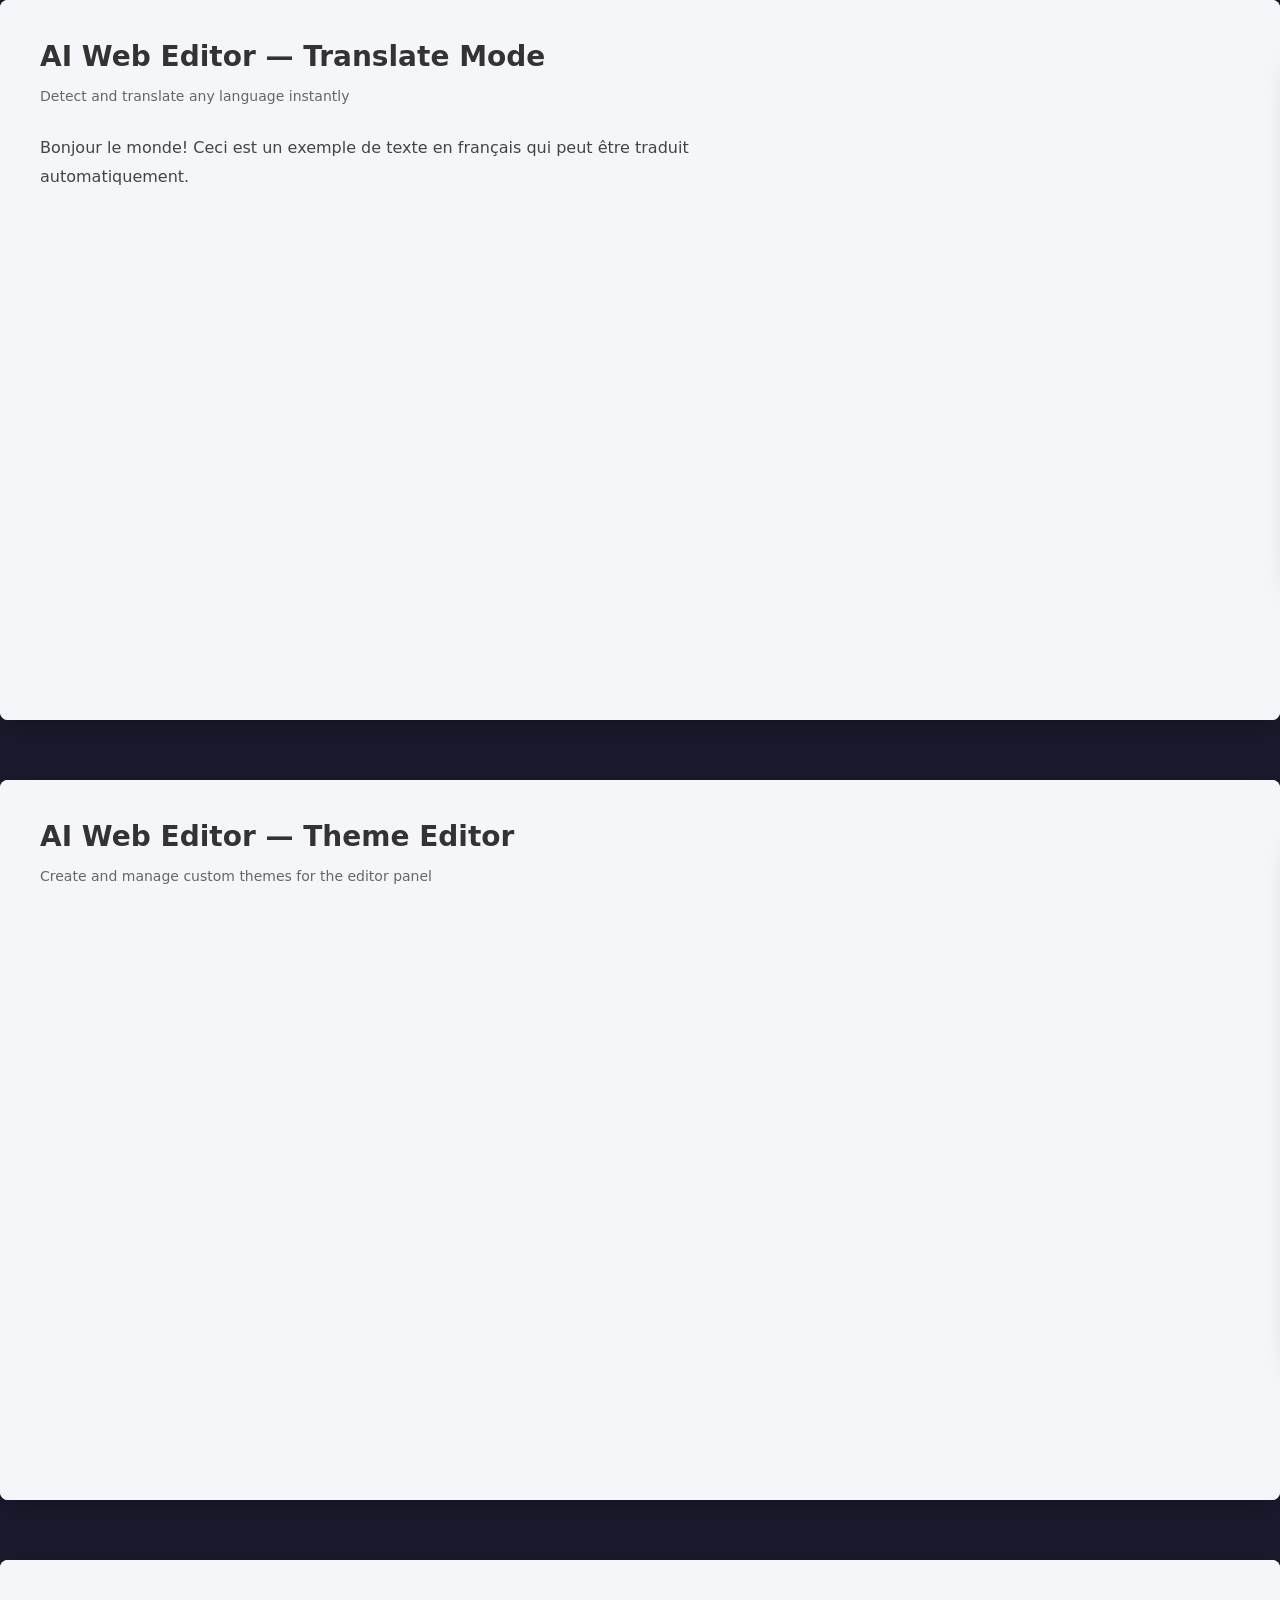
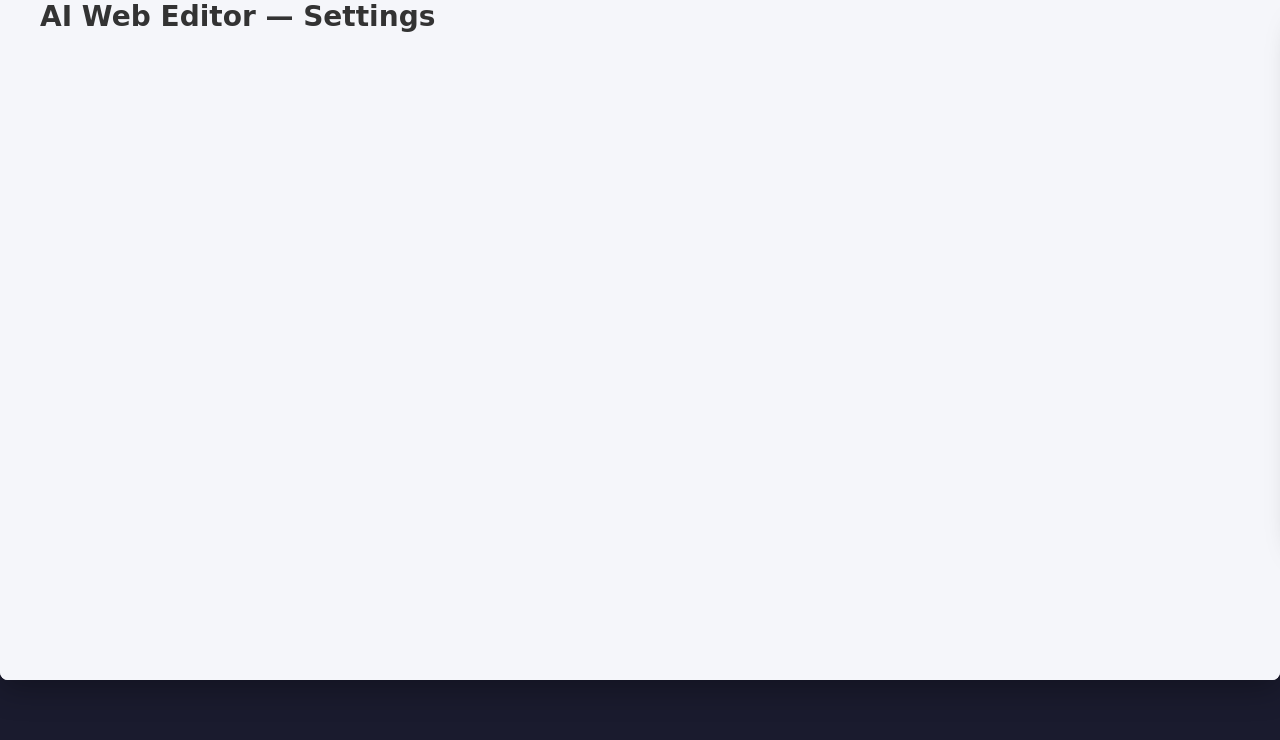
<file: screenshots/preview.html>
<!DOCTYPE html>
<html lang="zh-CN">
<head>
<meta charset="UTF-8">
<meta name="viewport" content="width=device-width, initial-scale=1.0">
<title>AI Web Editor Preview - Screenshot Simulator</title>
<style>
  * { margin: 0; padding: 0; box-sizing: border-box; }
  body { 
    font-family: 'Segoe UI', system-ui, -apple-system, sans-serif; 
    background: #1a1b2e; 
    color: #e0e0e0;
    overflow-x: hidden;
  }
  
  /* Screenshot canvas */
  .canvas { width: 1280px; min-height: 720px; margin: 40px auto; background: #fff; border-radius: 8px; overflow: hidden; box-shadow: 0 8px 32px rgba(0,0,0,0.3); }
  
  /* Fake webpage */
  .fake-webpage { 
    width: 1280px; min-height: 720px; background: #f5f6fa; padding: 40px; position: relative;
  }
  
  .web-header { font-size: 28px; font-weight: bold; color: #333; margin-bottom: 15px; }
  .web-sub { font-size: 14px; color: #666; margin-bottom: 30px; }
  .web-text { line-height: 1.8; color: #444; font-size: 14px; max-width: 700px; }
  .web-text p { margin-bottom: 12px; }
  
  /* Editor Panel */
  .editor-panel { 
    position: absolute; right: -380px; top: 60px; width: 340px; height: 580px;
    background: #1e1f2e; border-radius: 12px; box-shadow: 0 8px 32px rgba(0,0,0,0.4);
    display: flex; flex-direction: column; overflow: hidden; z-index: 100;
  }
  
  .panel-header { 
    background: linear-gradient(135deg, #667eea 0%, #764ba2 100%); 
    padding: 12px 16px; display: flex; align-items: center; gap: 10px;
  }
  .panel-header h3 { color: #fff; font-size: 15px; margin: 0; font-weight: 600; }
  .panel-tabs { 
    display: flex; background: #161724; border-bottom: 1px solid #2a2b3d; 
  }
  .panel-tab { 
    padding: 8px 14px; font-size: 12px; color: #888; cursor: pointer; border-right: 1px solid #2a2b3d;
  }
  .panel-tab.active { color: #667eea; background: #1e1f2e; border-bottom: 2px solid #667eea; }
  
  .panel-content { flex: 1; padding: 14px; overflow-y: auto; font-size: 13px; }
  .panel-section { margin-bottom: 14px; }
  .panel-label { color: #888; font-size: 11px; text-transform: uppercase; margin-bottom: 6px; letter-spacing: 0.5px; }
  
  textarea.editor-box { 
    width: 100%; height: 120px; background: #13141f; border: 1px solid #2a2b3d; border-radius: 6px; 
    color: #e0e0e0; padding: 10px; font-family: 'Consolas', monospace; font-size: 12px; resize: vertical;
  }
  
  .btn-primary { 
    background: linear-gradient(135deg, #667eea 0%, #764ba2 100%); color: #fff; border: none; 
    padding: 8px 16px; border-radius: 6px; font-size: 13px; cursor: pointer; width: 100%; margin-top: 8px;
  }
  
  .quick-commands { 
    background: #13141f; border: 1px solid #2a2b3d; border-radius: 6px; padding: 10px; margin-top: 8px; 
  }
  .qc-item { display: flex; align-items: center; gap: 8px; padding: 5px 8px; font-size: 12px; color: #aaa; border-radius: 4px; cursor: pointer; }
  .qc-item:hover, .qc-item.selected { background: #667eea33; color: #fff; }
  .qc-key { color: #555; font-size: 10px; margin-left: auto; }
  
  /* Highlight overlay */
  .highlight-overlay { 
    position: absolute; left: 240px; top: 230px; width: 460px; height: 80px;
    border: 2px solid #667eea; background: rgba(102,126,234,0.08); border-radius: 4px;
    box-shadow: 0 0 0 4px rgba(102,126,234,0.15);
  }
  
  /* Right-click context menu */
  .context-menu {
    position: absolute; left: 180px; top: 200px; width: 240px; background: #fff; border-radius: 8px;
    box-shadow: 0 4px 16px rgba(0,0,0,0.2); z-index: 200; overflow: hidden;
  }
  .cm-header { 
    background: linear-gradient(135deg, #667eea 0%, #764ba2 100%); color: #fff; padding: 8px 14px;
    font-size: 12px; font-weight: 600;
  }
  .cm-item { 
    padding: 7px 14px; font-size: 12px; color: #333; cursor: pointer; display: flex; align-items: center; gap: 8px; border-bottom: 1px solid #f0f0f0;
  }
  .cm-item:last-child { border-bottom: none; }
  .cm-item:hover { background: #667eea11; }
  
  /* Translation badge */
  .translate-badge {
    position: absolute; left: 238px; top: 350px; background: #667eea; color: #fff; padding: 4px 10px;
    border-radius: 12px; font-size: 11px; display: flex; align-items: center; gap: 4px;
  }
  
  /* Theme editor */
  .theme-presets { display: flex; gap: 8px; margin-top: 6px; }
  .theme-swatch { 
    width: 36px; height: 36px; border-radius: 6px; cursor: pointer; border: 2px solid transparent; 
    box-shadow: 0 1px 3px rgba(0,0,0,0.2);
  }
  .theme-swatch.dark { background: #1e1f2e; }
  .theme-swatch.light { background: #ffffff; border-color: #ddd !important; }
  .theme-swatch.ocean { background: linear-gradient(135deg, #1a365d, #2b6cb0); }
  .theme-swatch.green { background: linear-gradient(135deg, #1b4332, #2d6a4f); }
  
  /* Screenshot label */
  .screenshot-label { 
    position: absolute; top: -40px; left: 20px; font-size: 18px; font-weight: 600; color: #fff;
    background: linear-gradient(135deg, #667eea, #764ba2); padding: 6px 16px; border-radius: 6px;
  }
  
  /* Canvas container */
  .canvas-wrap { margin-bottom: 60px; }
  
  /* Screenshot 2: Context Menu (separate layout) */
  .screenshot-2 .editor-panel { right: -400px; height: 500px; }
  .screenshot-2 .context-menu { left: 350px; top: 120px; width: 260px; box-shadow: 0 8px 24px rgba(0,0,0,0.25); }
  
  /* Screenshot 3: Translation */
  .screenshot-3 .translate-badge { left: 238px; top: 280px; background: #764ba2; padding: 6px 14px; font-size: 13px; }
  
  /* Screenshot 4: Theme Editor */
  .screenshot-4 .panel-content { font-size: 12px; }
</style>
</head>
<body>

<!-- Screenshot 1: Main Editor Panel -->
<div class="canvas-wrap">
  <div class="screenshot-label">Main Editor Interface</div>
  <div class="canvas screenshot-1" id="ss1">
    <div class="fake-webpage">
      <div class="web-header">AI Web Editor — Live Element Editing</div>
      <div class="web-sub">Right-click any element to start editing with AI-powered commands</div>
      <div class="web-text">
        <p>Lorem ipsum dolor sit amet, consectetur adipiscing elit. Sed do eiusmod tempor incididunt ut labore et dolore magna aliqua. This is a sample webpage for demonstration purposes.</p>
        <p>Ut enim ad minim veniam, quis nostrud exercitation ullamco laboris nisi ut aliquip ex ea commodo consequat. The AI Web Editor lets you modify any element on this page in real-time.</p>
        <p>Duis aute irure dolor in reprehenderit in voluptate velit esse cillum dolore eu fugiat nulla pariatur.</p>
      </div>
      <div class="highlight-overlay"></div>
      
      <!-- Editor Panel -->
      <div class="editor-panel">
        <div class="panel-header">
          <h3>✦ AI Web Editor</h3>
        </div>
        <div class="panel-tabs">
          <div class="panel-tab active">Editor</div>
          <div class="panel-tab">Translate</div>
          <div class="panel-tab">Theme</div>
        </div>
        <div class="panel-content">
          <div class="panel-section">
            <div class="panel-label">Selected Element</div>
            <div style="color:#667eea;font-size:12px;">&lt;p&gt; class="web-text"&gt;</div>
            <div style="color:#888;font-size:11px;margin-top:2px;">Sample paragraph text...</div>
          </div>
          <div class="panel-section">
            <div class="panel-label">Edit Content</div>
            <textarea class="editor-box" spellcheck="false">&lt;p&gt;Modified content with AI assistance. You can edit any text here and the page updates instantly.&lt;/p&gt;</textarea>
          </div>
          <div class="panel-section">
            <div class="panel-label">Quick Commands</div>
            <div class="quick-commands">
              <div class="qc-item selected">/translate 🌐 <span class="qc-key">Ctrl+T</span></div>
              <div class="qc-item">/shorten ✂️ <span class="qc-key">Ctrl+S</span></div>
              <div class="qc-item">/style 🎨 <span class="qc-key">Ctrl+Shift+S</span></div>
            </div>
          </div>
          <button class="btn-primary">Apply Changes</button>
        </div>
      </div>
    </div>
  </div>
</div>

<!-- Screenshot 2: Context Menu -->
<div class="canvas-wrap screenshot-2">
  <div class="screenshot-label">Right-click Context Menu</div>
  <div class="canvas" id="ss2">
    <div class="fake-webpage">
      <div class="web-header">AI Web Editor Features</div>
      <div class="web-sub">Quick actions at your fingertips</div>
      <div class="web-text">
        <p>The right-click context menu provides instant access to AI editing tools. Simply select any element and choose from the submenu.</p>
        <ul style="color:#444;margin-left:20px;line-height:2;">
          <li>Edit with AI — opens editor panel</li>
          <li>Translate to Chinese/English</li>
          <li>Shorten or expand content</li>
        </ul>
      </div>
      
      <!-- Context Menu -->
      <div class="context-menu">
        <div class="cm-header">✦ AI Web Editor</div>
        <div class="cm-item">✨ Edit with AI</div>
        <div class="cm-item">🇨🇳 Translate to Chinese</div>
        <div class="cm-item">🇺🇸 Translate to English</div>
        <div class="cm-item">✂️ Shorten Content</div>
        <div class="cm-item">📋 Open in Editor Panel</div>
      </div>
    </div>
  </div>
</div>

<!-- Screenshot 3: Translation Interface -->
<div class="canvas-wrap screenshot-3">
  <div class="screenshot-label">Multi-language Translate</div>
  <div class="canvas" id="ss3">
    <div class="fake-webpage">
      <div class="web-header">AI Web Editor — Translate Mode</div>
      <div class="web-sub">Detect and translate any language instantly</div>
      <div class="web-text">
        <p style="font-size:16px;line-height:1.8;">Bonjour le monde! Ceci est un exemple de texte en français qui peut être traduit automatiquement.</p>
      </div>
      
      <!-- Editor Panel - Translate mode -->
      <div class="editor-panel" style="right:-360px;height:520px;">
        <div class="panel-header">
          <h3>✦ AI Web Editor — Translate</h3>
        </div>
        <div class="panel-content">
          <div class="panel-section">
            <div class="panel-label">Detected Language</div>
            <div style="color:#2ecc71;font-size:13px;margin:4px 0;">🌐 French (auto-detected)</div>
          </div>
          <div class="panel-section">
            <div class="panel-label">Target Language</div>
            <select style="width:100%;background:#13141f;border:1px solid #2a2b3d;color:#e0e0e0;padding:8px;border-radius:6px;font-size:13px;">
              <option>🇨🇳 Simplified Chinese (推荐)</option>
              <option>🇺🇸 English</option>
              <option>🇯🇵 Japanese</option>
              <option>🇰🇷 Korean</option>
            </select>
          </div>
          <div class="panel-section">
            <div class="panel-label">Original Text</div>
            <textarea style="width:100%;height:80px;background:#13141f;border:1px solid #2a2b3d;color:#888;padding:10px;border-radius:6px;font-size:12px;">Bonjour le monde! Ceci est un exemple de texte en français...</textarea>
          </div>
          <div class="panel-section">
            <div class="panel-label">Translated</div>
            <textarea style="width:100%;height:80px;background:#13141f;border:1px solid #2a2b3d;color:#667eea;padding:10px;border-radius:6px;font-size:12px;">你好世界！这是法语文本的一个示例...</textarea>
          </div>
          <button class="btn-primary">Apply Translation</button>
        </div>
      </div>
    </div>
  </div>
</div>

<!-- Screenshot 4: Theme Editor -->
<div class="canvas-wrap screenshot-4">
  <div class="screenshot-label">Custom Theme Editor</div>
  <div class="canvas" id="ss4">
    <div class="fake-webpage">
      <div class="web-header">AI Web Editor — Theme Editor</div>
      <div class="web-sub">Create and manage custom themes for the editor panel</div>
      
      <!-- Editor Panel - Theme mode -->
      <div class="editor-panel" style="right:-360px;height:520px;">
        <div class="panel-header">
          <h3>✦ AI Web Editor — Themes</h3>
        </div>
        <div class="panel-content">
          <div class="panel-section">
            <div class="panel-label">Preset Themes</div>
            <div class="theme-presets">
              <div class="theme-swatch dark" title="Dark"></div>
              <div class="theme-swatch light" title="Light"></div>
              <div class="theme-swatch ocean" title="Ocean"></div>
              <div class="theme-swatch green" title="Green"></div>
            </div>
          </div>
          <div class="panel-section">
            <div class="panel-label">Customize Colors</div>
            <div style="display:grid;grid-template-columns:1fr 1fr;gap:8px;">
              <div><span style="color:#888;font-size:11px;">Background</span><br><input type="color" value="#1e1f2e" style="width:100%;height:30px;border:none;border-radius:4px;cursor:pointer;margin-top:4px;"></div>
              <div><span style="color:#888;font-size:11px;">Accent</span><br><input type="color" value="#667eea" style="width:100%;height:30px;border:none;border-radius:4px;cursor:pointer;margin-top:4px;"></div>
            </div>
          </div>
          <div class="panel-section">
            <div class="panel-label">Saved Themes</div>
            <div style="color:#aaa;font-size:12px;">
              <div style="padding:6px 0;border-bottom:1px solid #2a2b3d;display:flex;justify-content:space-between;align-items:center;">
                <span>🌙 Dark Mode</span><button style="background:none;border:1px solid #444;color:#888;padding:2px 8px;border-radius:4px;font-size:10px;cursor:pointer;">Delete</button>
              </div>
              <div style="padding:6px 0;display:flex;justify-content:space-between;align-items:center;">
                <span>🔵 Ocean Night</span><button style="background:none;border:1px solid #444;color:#888;padding:2px 8px;border-radius:4px;font-size:10px;cursor:pointer;">Delete</button>
              </div>
            </div>
          </div>
          <button class="btn-primary">Save Theme</button>
        </div>
      </div>
    </div>
  </div>
</div>

<!-- Screenshot 5: Keyboard Shortcuts -->
<div class="canvas-wrap">
  <div class="screenshot-label">Keyboard Shortcut Manager</div>
  <div class="canvas" id="ss5">
    <div class="fake-webpage">
      <div class="web-header">AI Web Editor — Settings</div>
      
      <!-- Editor Panel - Keyboard shortcuts -->
      <div class="editor-panel" style="right:-360px;height:520px;">
        <div class="panel-header">
          <h3>✦ AI Web Editor — Settings</h3>
        </div>
        <div class="panel-content">
          <div class="panel-section">
            <div class="panel-label">Keyboard Shortcuts</div>
            <div style="color:#888;font-size:12px;">
              <div style="padding:6px 0;border-bottom:1px solid #2a2b3d;display:flex;justify-content:space-between;align-items:center;">
                <span>Toggle Editor Panel</span><kbd style="background:#13141f;border:1px solid #2a2b3d;padding:2px 6px;border-radius:3px;color:#aaa;font-size:11px;">Ctrl+Shift+E</kbd>
              </div>
              <div style="padding:6px 0;display:flex;justify-content:space-between;align-items:center;">
                <span>Translate Selection</span><kbd style="background:#13141f;border:1px solid #2a2b3d;padding:2px 6px;border-radius:3px;color:#aaa;font-size:11px;">Ctrl+Shift+T</kbd>
              </div>
            </div>
          </div>
          <div class="panel-section">
            <div class="panel-label">Record New Shortcut</div>
            <button class="btn-primary" style="background:#2a2b3d;color:#fff;">📝 Record New Shortcut</button>
          </div>
        </div>
      </div>
    </div>
  </div>
</div>

<script>
// Simulate hover effects
document.querySelectorAll('.qc-item, .cm-item').forEach(item => {
  item.addEventListener('mouseenter', () => item.classList.add('selected'));
  item.addEventListener('mouseleave', () => { if(!item.classList.contains('selected')) item.style.background=''; });
});
</script>
</body>
</html>
</file>
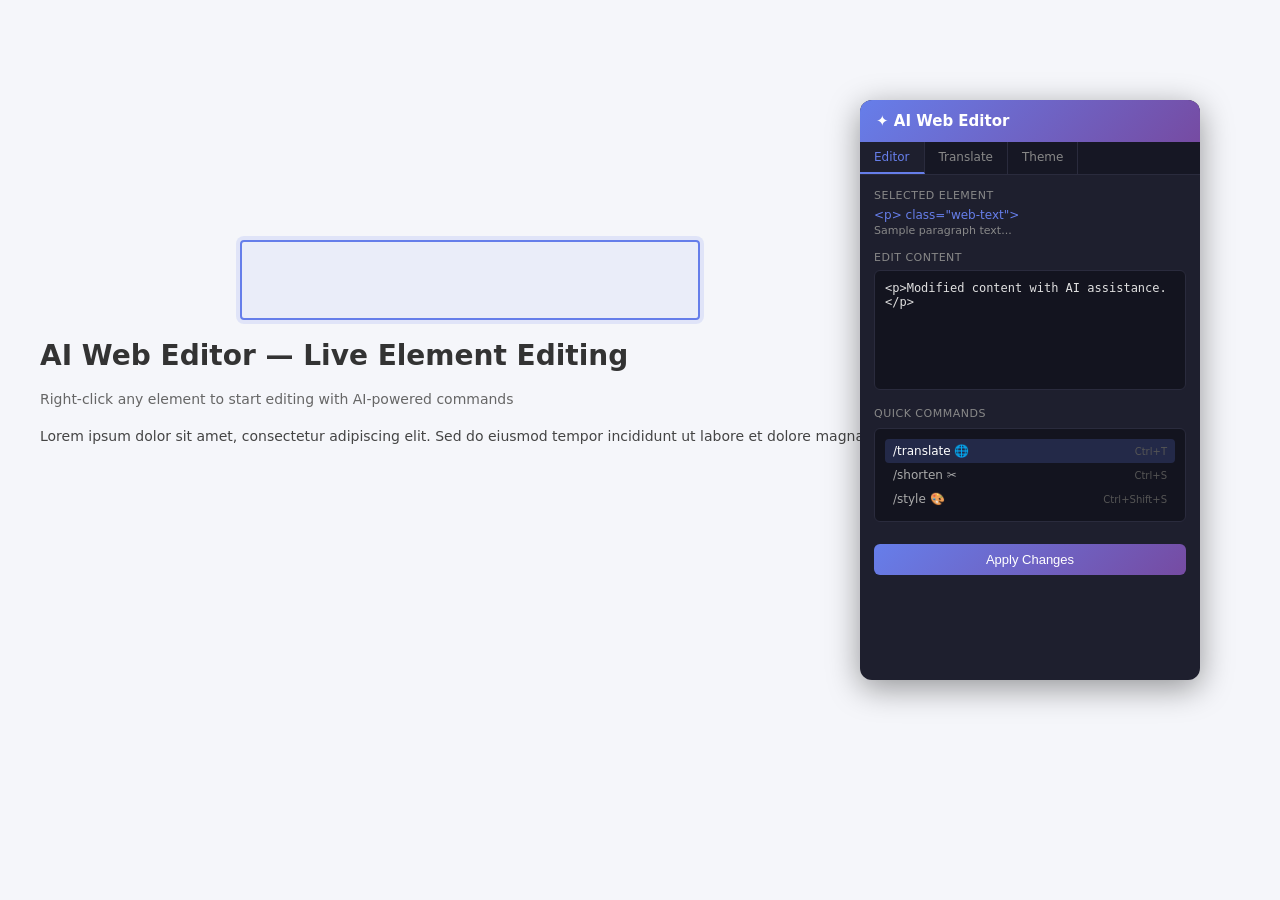
<file: screenshots/screens.html>
<!DOCTYPE html>
<html lang="zh-CN">
<head>
<meta charset="UTF-8">
<title>Screenshot 1 - Main Editor</title>
<style>
*{margin:0;padding:0;box-sizing:border-box}
body{font-family:'Segoe UI',system-ui,sans-serif;background:#f5f6fa;color:#333}
.canvas{width:1280px;min-height:720px;margin:40px auto;display:flex;align-items:center;justify-content:center;position:relative}
.webpage{padding:40px;width:100%}
h1{font-size:28px;margin-bottom:15px}p{line-height:1.8;color:#444;font-size:14px;margin-bottom:12px}

/* Editor Panel */
.editor-panel{position:absolute;right:80px;top:60px;width:340px;height:580px;background:#1e1f2e;border-radius:12px;display:flex;flex-direction:column;overflow:hidden;box-shadow:0 8px 32px rgba(0,0,0,0.4)}
.panel-header{background:linear-gradient(135deg,#667eea 0%,#764ba2 100%);padding:12px 16px;display:flex;align-items:center;gap:10px}
.panel-header h3{color:#fff;font-size:15px;margin:0;font-weight:600}
.panel-tabs{display:flex;background:#161724;border-bottom:1px solid #2a2b3d}
.panel-tab{padding:8px 14px;font-size:12px;color:#888;border-right:1px solid #2a2b3d}
.panel-tab.active{color:#667eea;background:#1e1f2e;border-bottom:2px solid #667eea}
.panel-content{flex:1;padding:14px;font-size:13px;overflow-y:auto}
.panel-section{margin-bottom:14px}
.panel-label{color:#888;font-size:11px;text-transform:uppercase;margin-bottom:6px;letter-spacing:.5px}
textarea.editor-box{width:100%;height:120px;background:#13141f;border:1px solid #2a2b3d;border-radius:6px;color:#e0e0e0;padding:10px;font-family:Consolas,monospace;font-size:12px;resize:none}
.btn-primary{background:linear-gradient(135deg,#667eea 0%,#764ba2 100%);color:#fff;border:none;padding:8px 16px;border-radius:6px;font-size:13px;width:100%;margin-top:8px;cursor:pointer}
.quick-commands{background:#13141f;border:1px solid #2a2b3d;border-radius:6px;padding:10px;margin-top:8px}
.qc-item{display:flex;align-items:center;gap:8px;padding:5px 8px;font-size:12px;color:#aaa;border-radius:4px}
.qc-item.selected{background:#667eea33;color:#fff}
.qc-key{color:#555;font-size:10px;margin-left:auto}

.highlight-overlay{position:absolute;left:240px;top:200px;width:460px;height:80px;border:2px solid #667eea;background:rgba(102,126,234,0.08);border-radius:4px;box-shadow:0 0 0 4px rgba(102,126,234,0.15)}
</style>
</head>
<body>
<div class="canvas">
  <div class="webpage">
    <h1>AI Web Editor — Live Element Editing</h1>
    <p style="color:#666;font-size:14px">Right-click any element to start editing with AI-powered commands</p>
    <p>Lorem ipsum dolor sit amet, consectetur adipiscing elit. Sed do eiusmod tempor incididunt ut labore et dolore magna aliqua.</p>
    <div class="highlight-overlay"></div>
    
    <div class="editor-panel">
      <div class="panel-header"><h3>✦ AI Web Editor</h3></div>
      <div class="panel-tabs">
        <div class="panel-tab active">Editor</div>
        <div class="panel-tab">Translate</div>
        <div class="panel-tab">Theme</div>
      </div>
      <div class="panel-content">
        <div class="panel-section">
          <div class="panel-label">Selected Element</div>
          <div style="color:#667eea;font-size:12px">&lt;p&gt; class="web-text"&gt;</div>
          <div style="color:#888;font-size:11px;margin-top:2px">Sample paragraph text...</div>
        </div>
        <div class="panel-section">
          <div class="panel-label">Edit Content</div>
          <textarea class="editor-box" readonly>&lt;p&gt;Modified content with AI assistance.&lt;/p&gt;</textarea>
        </div>
        <div class="panel-section">
          <div class="panel-label">Quick Commands</div>
          <div class="quick-commands">
            <div class="qc-item selected">/translate 🌐<span class="qc-key">Ctrl+T</span></div>
            <div class="qc-item">/shorten ✂️<span class="qc-key">Ctrl+S</span></div>
            <div class="qc-item">/style 🎨<span class="qc-key">Ctrl+Shift+S</span></div>
          </div>
        </div>
        <button class="btn-primary" readonly disabled style="cursor:default">Apply Changes</button>
      </div>
    </div>
  </div>
</div>
</body>
</html>
</file>
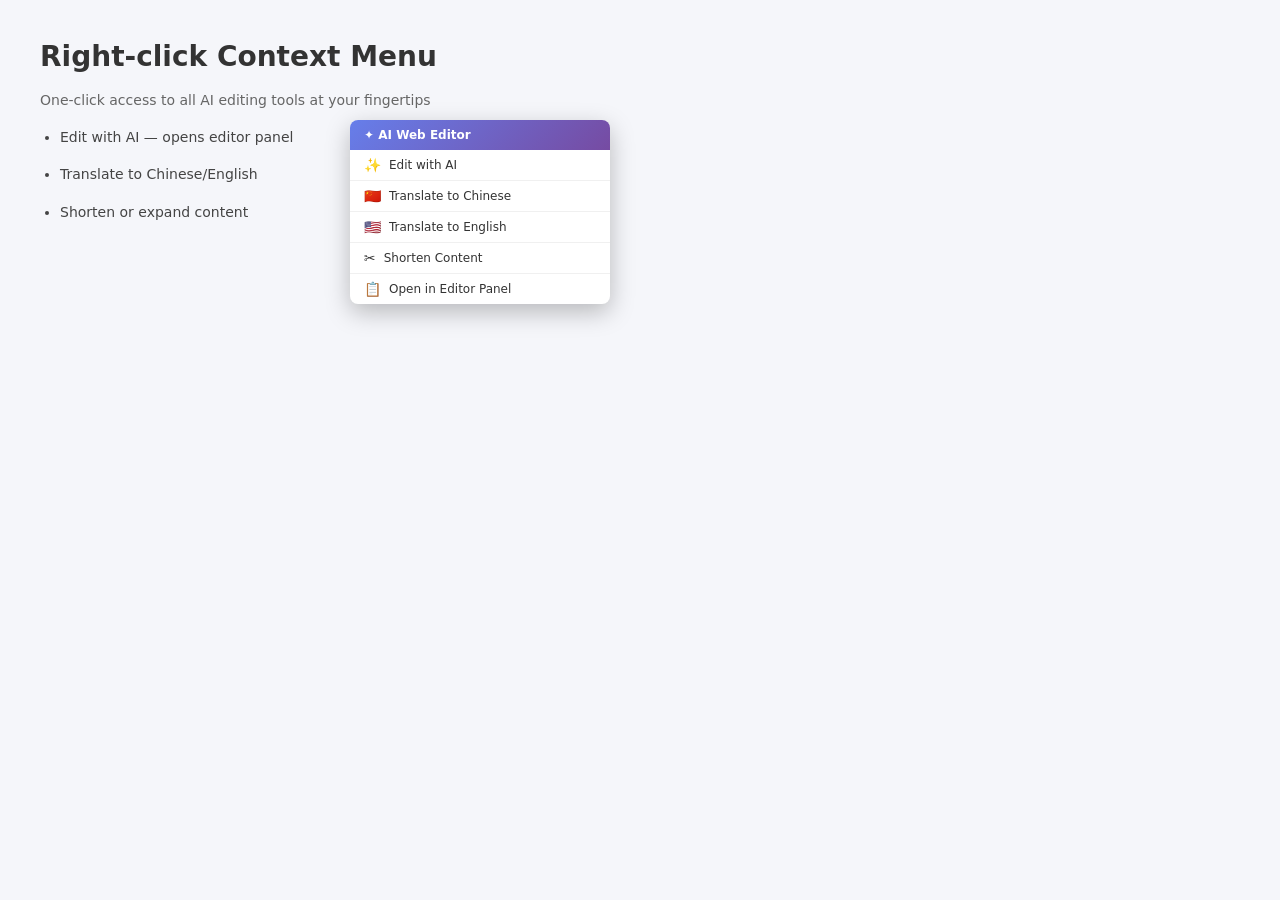
<file: screenshots/screenshot-context-menu.html>
<!DOCTYPE html>
<html lang="zh-CN"><head><meta charset="UTF-8">
<title>Right-click Context Menu</title>
<style>
*{margin:0;padding:0;box-sizing:border-box}
body{font-family:'Segoe UI',system-ui,sans-serif;background:#f5f6fa;color:#333;width:1280px;margin:0 auto}
.webpage{padding:40px;height:720px;position:relative}
h1{font-size:28px;margin-bottom:15px}p,ul li{line-height:1.8;color:#444;font-size:14px;margin-bottom:12px}
.context-menu{position:absolute;left:350px;top:120px;width:260px;background:#fff;border-radius:8px;box-shadow:0 8px 24px rgba(0,0,0,0.25);overflow:hidden;z-index:10}
.cm-header{background:linear-gradient(135deg,#667eea 0%,#764ba2 100%);color:#fff;padding:8px 14px;font-size:12px;font-weight:600}
.cm-item{padding:7px 14px;font-size:12px;color:#333;cursor:pointer;display:flex;align-items:center;gap:8px;border-bottom:1px solid #f0f0f0}
.cm-item:last-child{border-bottom:none}
.cm-icon{font-size:14px}
</style></head><body>
<div class="webpage">
<h1>Right-click Context Menu</h1>
<p style="color:#666;font-size:14px">One-click access to all AI editing tools at your fingertips</p>
<ul style="margin-left:20px;line-height:2.2">
<li>Edit with AI — opens editor panel</li>
<li>Translate to Chinese/English</li>
<li>Shorten or expand content</li>
</ul>

<div class="context-menu">
<div class="cm-header">✦ AI Web Editor</div>
<div class="cm-item"><span class="cm-icon">✨</span>Edit with AI</div>
<div class="cm-item"><span class="cm-icon">🇨🇳</span>Translate to Chinese</div>
<div class="cm-item"><span class="cm-icon">🇺🇸</span>Translate to English</div>
<div class="cm-item"><span class="cm-icon">✂️</span>Shorten Content</div>
<div class="cm-item"><span class="cm-icon">📋</span>Open in Editor Panel</div>
</div>
</div></body></html>
</file>
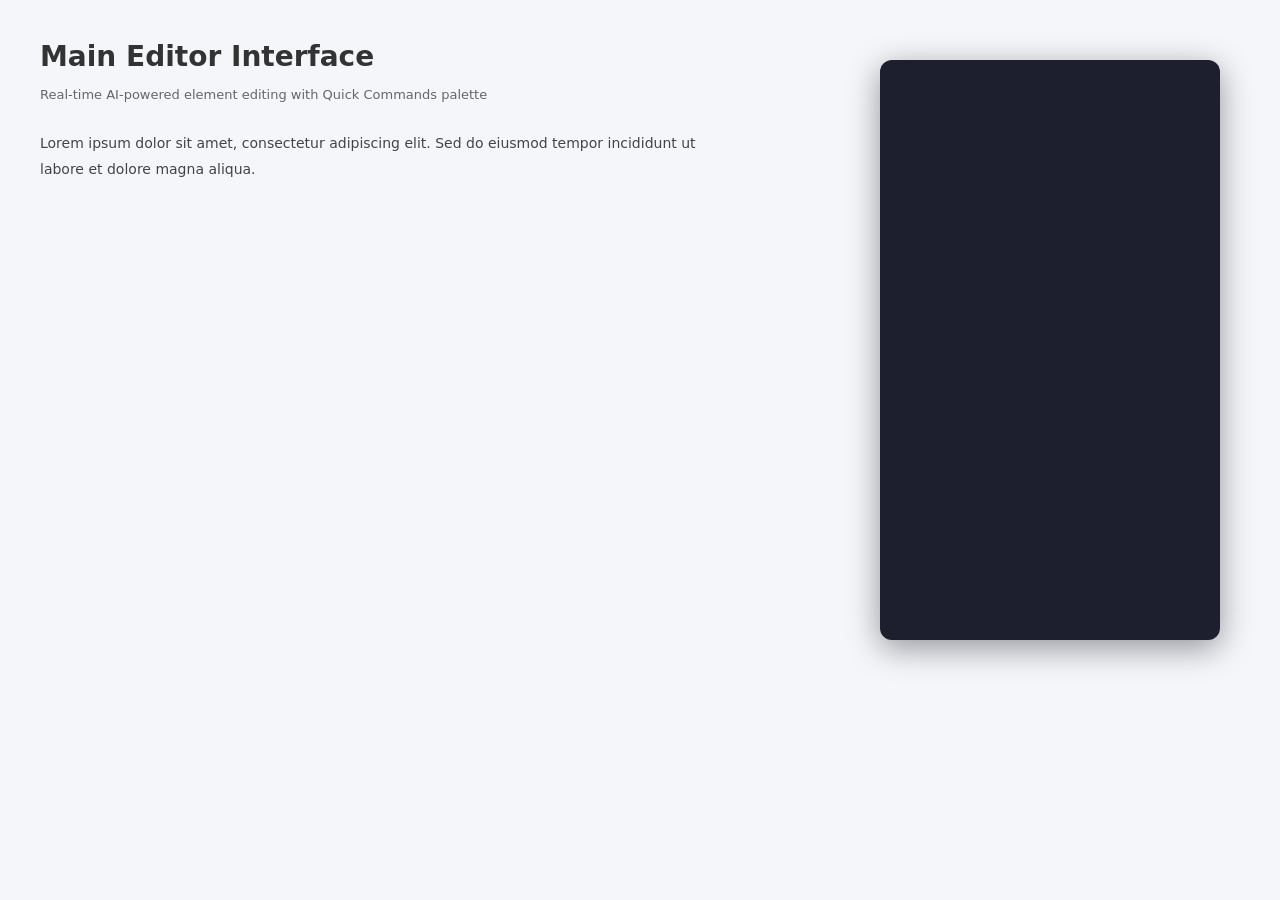
<file: screenshots/screenshot-main.html>
<!DOCTYPE html>
<html lang="zh-CN"><head><meta charset="UTF-8">
<title>Main Editor Interface</title>
<style>
*{margin:0;padding:0;box-sizing:border-box}
body{font-family:'Segoe UI',system-ui,sans-serif;background:#f5f6fa;color:#333;width:1280px;height:720px;margin:0 auto;position:relative;overflow:hidden}
.webpage{padding:40px;width:100%}
h1{font-size:28px;margin-bottom:10px}
.subtitle{color:#666;font-size:13px;margin-bottom:25px}
p{line-height:1.8;color:#444;font-size:14px;margin-bottom:12px;max-width:700px}
.editor-panel{position:absolute;right:60px;top:60px;width:340px;height:580px;background:#1e1f2e;border-radius:12px;display:flex;flex-direction:column;overflow:hidden;box-shadow:0 8px 32px rgba(0,0,0,0.4)}
<div class="panel-header"><h3>✦ AI Web Editor</h3></div>
<div class="panel-tabs">
            <div class="panel-tab active">Editor</div>
            <div class="panel-tab">Translate</div>
            <div class="panel-tab">Theme</div>
        </div>
<div class="panel-content">
            <div class="panel-section"><div class="panel-label">Selected Element</div><div style="color:#667eea;font-size:12px">&lt;p&gt; class="web-text"&gt;</div></div>
            <div class="panel-section"><div class="panel-label">Edit Content</div><textarea class="editor-box" readonly>&lt;p&gt;Modified content with AI assistance.&lt;/p&gt;</textarea></div>
            <div class="panel-section"><div class="panel-label">Quick Commands</div><div class="qc-items"><div class="qc-item selected">/translate 🌐<span class="qc-key">Ctrl+T</span></div><div class="qc-item">/shorten ✂️<span class="qc-key">Ctrl+S</span></div></div></div>
            <button class="btn-primary">Apply Changes</button>
        </div>
.highlight-overlay{position:absolute;left:240px;top:200px;width:460px;height:80px;border:2px solid #667eea;background:rgba(102,126,234,0.08);border-radius:4px;box-shadow:0 0 0 4px rgba(102,126,234,0.15)}
textarea.editor-box{width:100%;height:120px;background:#13141f;border:1px solid #2a2b3d;border-radius:6px;color:#e0e0e0;padding:10px;font-family:Consolas,monospace;font-size:12px;resize:none}
.btn-primary{background:linear-gradient(135deg,#667eea 0%,#764ba2 100%);color:#fff;border:none;padding:8px 16px;border-radius:6px;font-size:13px;width:100%;margin-top:8px;cursor:pointer}
.quick-commands,.qc-items{background:#13141f;border:1px solid #2a2b3d;border-radius:6px;padding:10px;margin-top:8px}
.qc-item{display:flex;align-items:center;gap:8px;padding:5px 8px;font-size:12px;color:#aaa;border-radius:4px}
.qc-item.selected{background:#667eea33;color:#fff}
.qc-key{color:#555;font-size:10px;margin-left:auto}
.panel-section{margin-bottom:14px}
.panel-label{color:#888;font-size:11px;text-transform:uppercase;margin-bottom:6px;letter-spacing:.5px}
.theme-presets{display:flex;gap:8px;margin-top:6px}
.swatch{width:36px;height:36px;border-radius:6px;cursor:pointer;box-shadow:0 1px 3px rgba(0,0,0,0.2)}
.swatch.dark{background:#1e1f2e}
.swatch.light{background:#ffffff}
.swatch.ocean{background:linear-gradient(135deg,#1a365d,#2b6cb0)}
.swatch.green{background:linear-gradient(135deg,#1b4332,#2d6a4f)}
kbd{background:#13141f;border:1px solid #2a2b3d;padding:2px 8px;border-radius:3px;color:#aaa;font-size:11px}
</style></head><body>
<div class="webpage">
<h1>Main Editor Interface</h1>
<p class="subtitle">Real-time AI-powered element editing with Quick Commands palette</p>
<p style="margin-bottom:8px">Lorem ipsum dolor sit amet, consectetur adipiscing elit. Sed do eiusmod tempor incididunt ut labore et dolore magna aliqua.</p>
<div class="highlight-overlay"></div>
<div class="editor-panel"></div>
</div></body></html>
</file>
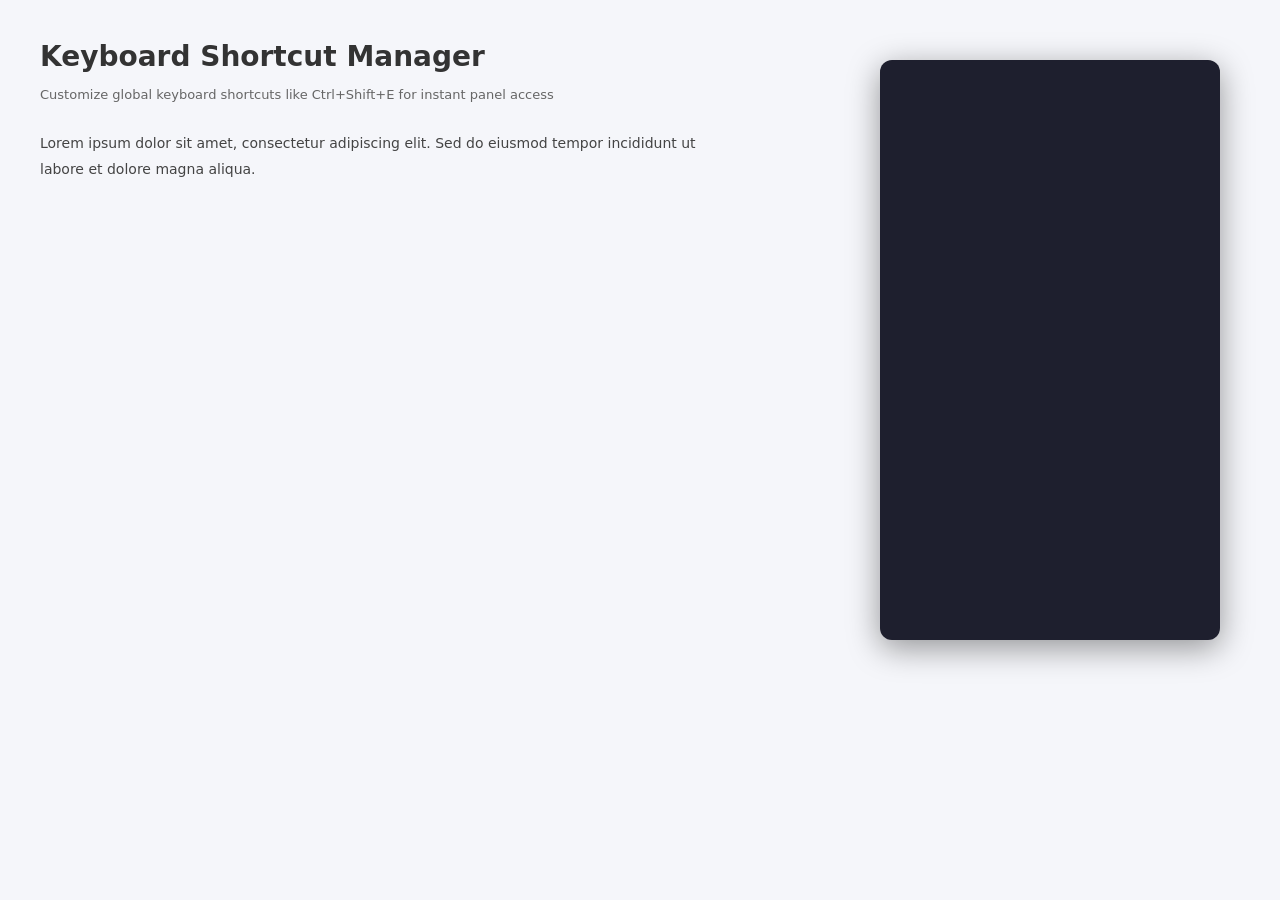
<file: screenshots/screenshot-shortcut.html>
<!DOCTYPE html>
<html lang="zh-CN"><head><meta charset="UTF-8">
<title>Keyboard Shortcut Manager</title>
<style>
*{margin:0;padding:0;box-sizing:border-box}
body{font-family:'Segoe UI',system-ui,sans-serif;background:#f5f6fa;color:#333;width:1280px;height:720px;margin:0 auto;position:relative;overflow:hidden}
.webpage{padding:40px;width:100%}
h1{font-size:28px;margin-bottom:10px}
.subtitle{color:#666;font-size:13px;margin-bottom:25px}
p{line-height:1.8;color:#444;font-size:14px;margin-bottom:12px;max-width:700px}
.editor-panel{position:absolute;right:60px;top:60px;width:340px;height:580px;background:#1e1f2e;border-radius:12px;display:flex;flex-direction:column;overflow:hidden;box-shadow:0 8px 32px rgba(0,0,0,0.4)}
<div class="panel-header"><h3>✦ AI Web Editor</h3></div>
<div class="panel-tabs">
            <div class="panel-tab active">Shortcuts</div>
            <div class="panel-tab">About</div>
        </div>
<div class="panel-content">
            <div class="panel-section"><div class="panel-label">Keyboard Shortcuts</div><div style="color:#aaa;font-size:12px"><div style="padding:6px 0;border-bottom:1px solid #2a2b3d;display:flex;justify-content:space-between"><span>Toggle Editor Panel</span><kbd>Ctrl+Shift+E</kbd></div><div style="padding:6px 0;display:flex;justify-content:space-between"><span>Translate Selection</span><kbd>Ctrl+Shift+T</kbd></div></div></div>
            <button class="btn-primary" disabled>📝 Record New Shortcut</button>
        </div>
.highlight-overlay{position:absolute;left:240px;top:200px;width:460px;height:80px;border:2px solid #667eea;background:rgba(102,126,234,0.08);border-radius:4px;box-shadow:0 0 0 4px rgba(102,126,234,0.15)}
textarea.editor-box{width:100%;height:120px;background:#13141f;border:1px solid #2a2b3d;border-radius:6px;color:#e0e0e0;padding:10px;font-family:Consolas,monospace;font-size:12px;resize:none}
.btn-primary{background:linear-gradient(135deg,#667eea 0%,#764ba2 100%);color:#fff;border:none;padding:8px 16px;border-radius:6px;font-size:13px;width:100%;margin-top:8px;cursor:pointer}
.quick-commands,.qc-items{background:#13141f;border:1px solid #2a2b3d;border-radius:6px;padding:10px;margin-top:8px}
.qc-item{display:flex;align-items:center;gap:8px;padding:5px 8px;font-size:12px;color:#aaa;border-radius:4px}
.qc-item.selected{background:#667eea33;color:#fff}
.qc-key{color:#555;font-size:10px;margin-left:auto}
.panel-section{margin-bottom:14px}
.panel-label{color:#888;font-size:11px;text-transform:uppercase;margin-bottom:6px;letter-spacing:.5px}
.theme-presets{display:flex;gap:8px;margin-top:6px}
.swatch{width:36px;height:36px;border-radius:6px;cursor:pointer;box-shadow:0 1px 3px rgba(0,0,0,0.2)}
.swatch.dark{background:#1e1f2e}
.swatch.light{background:#ffffff}
.swatch.ocean{background:linear-gradient(135deg,#1a365d,#2b6cb0)}
.swatch.green{background:linear-gradient(135deg,#1b4332,#2d6a4f)}
kbd{background:#13141f;border:1px solid #2a2b3d;padding:2px 8px;border-radius:3px;color:#aaa;font-size:11px}
</style></head><body>
<div class="webpage">
<h1>Keyboard Shortcut Manager</h1>
<p class="subtitle">Customize global keyboard shortcuts like Ctrl+Shift+E for instant panel access</p>
<p style="margin-bottom:8px">Lorem ipsum dolor sit amet, consectetur adipiscing elit. Sed do eiusmod tempor incididunt ut labore et dolore magna aliqua.</p>

<div class="editor-panel"></div>
</div></body></html>
</file>
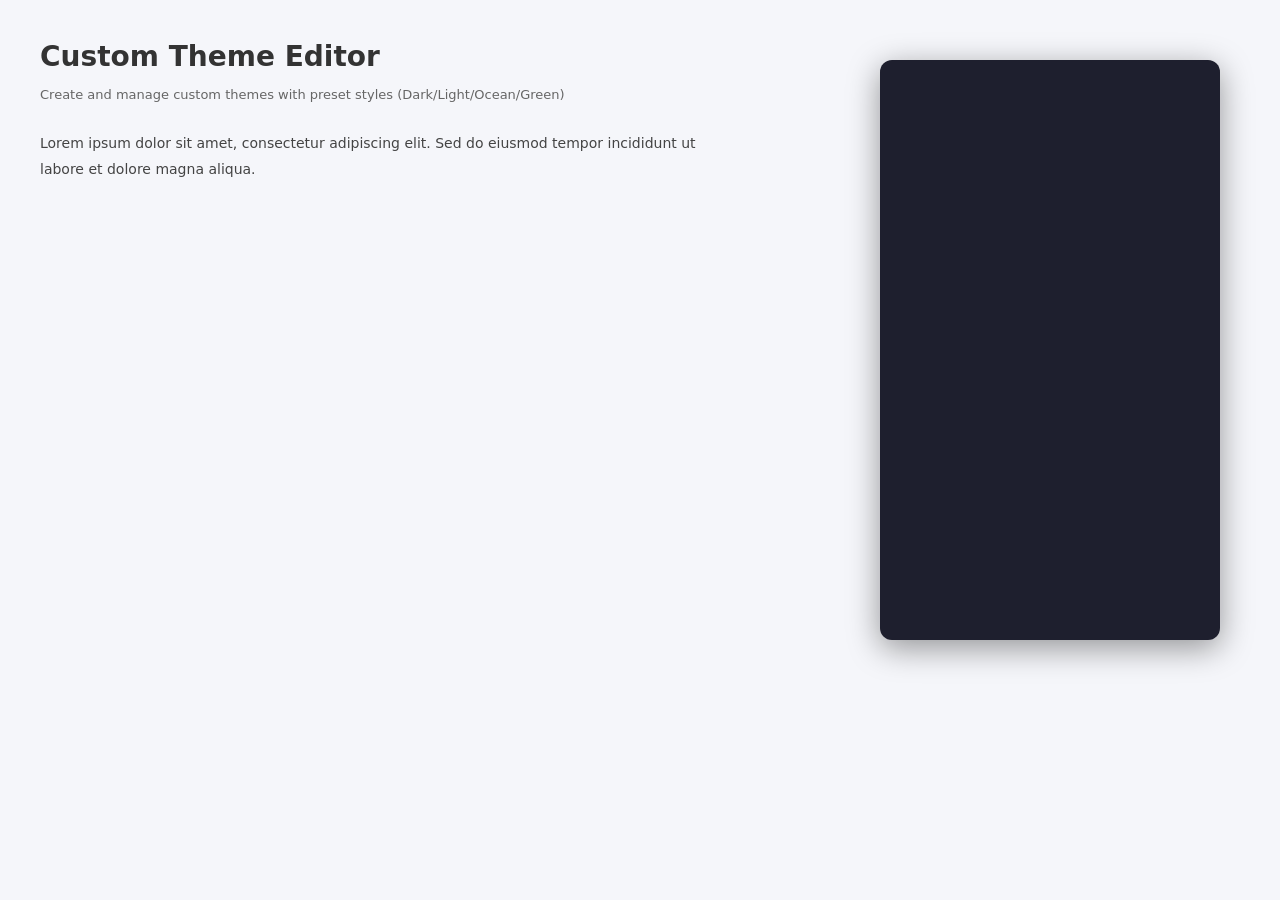
<file: screenshots/screenshot-theme.html>
<!DOCTYPE html>
<html lang="zh-CN"><head><meta charset="UTF-8">
<title>Custom Theme Editor</title>
<style>
*{margin:0;padding:0;box-sizing:border-box}
body{font-family:'Segoe UI',system-ui,sans-serif;background:#f5f6fa;color:#333;width:1280px;height:720px;margin:0 auto;position:relative;overflow:hidden}
.webpage{padding:40px;width:100%}
h1{font-size:28px;margin-bottom:10px}
.subtitle{color:#666;font-size:13px;margin-bottom:25px}
p{line-height:1.8;color:#444;font-size:14px;margin-bottom:12px;max-width:700px}
.editor-panel{position:absolute;right:60px;top:60px;width:340px;height:580px;background:#1e1f2e;border-radius:12px;display:flex;flex-direction:column;overflow:hidden;box-shadow:0 8px 32px rgba(0,0,0,0.4)}
<div class="panel-header"><h3>✦ AI Web Editor</h3></div>
<div class="panel-tabs">
            <div class="panel-tab">Editor</div>
            <div class="panel-tab">Translate</div>
            <div class="panel-tab active">Theme</div>
        </div>
<div class="panel-content">
            <div class="panel-section"><div class="panel-label">Preset Themes</div><div class="theme-presets"><div class="swatch dark"></div><div class="swatch light"></div><div class="swatch ocean"></div><div class="swatch green"></div></div></div>
            <div class="panel-section"><div class="panel-label">Saved Themes</div><div style="color:#aaa;font-size:12px"><div style="padding:6px 0;border-bottom:1px solid #2a2b3d;display:flex;justify-content:space-between"><span>🌙 Dark Mode</span><button disabled style="background:none;border:1px solid #444;color:#888;padding:2px 8px;border-radius:4px;font-size:10px">Delete</button></div><div style="padding:6px 0;display:flex;justify-content:space-between"><span>🔵 Ocean Night</span><button disabled style="background:none;border:1px solid #444;color:#888;padding:2px 8px;border-radius:4px;font-size:10px">Delete</button></div></div></div>
            <button class="btn-primary" disabled>Save Theme</button>
        </div>
.highlight-overlay{position:absolute;left:240px;top:200px;width:460px;height:80px;border:2px solid #667eea;background:rgba(102,126,234,0.08);border-radius:4px;box-shadow:0 0 0 4px rgba(102,126,234,0.15)}
textarea.editor-box{width:100%;height:120px;background:#13141f;border:1px solid #2a2b3d;border-radius:6px;color:#e0e0e0;padding:10px;font-family:Consolas,monospace;font-size:12px;resize:none}
.btn-primary{background:linear-gradient(135deg,#667eea 0%,#764ba2 100%);color:#fff;border:none;padding:8px 16px;border-radius:6px;font-size:13px;width:100%;margin-top:8px;cursor:pointer}
.quick-commands,.qc-items{background:#13141f;border:1px solid #2a2b3d;border-radius:6px;padding:10px;margin-top:8px}
.qc-item{display:flex;align-items:center;gap:8px;padding:5px 8px;font-size:12px;color:#aaa;border-radius:4px}
.qc-item.selected{background:#667eea33;color:#fff}
.qc-key{color:#555;font-size:10px;margin-left:auto}
.panel-section{margin-bottom:14px}
.panel-label{color:#888;font-size:11px;text-transform:uppercase;margin-bottom:6px;letter-spacing:.5px}
.theme-presets{display:flex;gap:8px;margin-top:6px}
.swatch{width:36px;height:36px;border-radius:6px;cursor:pointer;box-shadow:0 1px 3px rgba(0,0,0,0.2)}
.swatch.dark{background:#1e1f2e}
.swatch.light{background:#ffffff}
.swatch.ocean{background:linear-gradient(135deg,#1a365d,#2b6cb0)}
.swatch.green{background:linear-gradient(135deg,#1b4332,#2d6a4f)}
kbd{background:#13141f;border:1px solid #2a2b3d;padding:2px 8px;border-radius:3px;color:#aaa;font-size:11px}
</style></head><body>
<div class="webpage">
<h1>Custom Theme Editor</h1>
<p class="subtitle">Create and manage custom themes with preset styles (Dark/Light/Ocean/Green)</p>
<p style="margin-bottom:8px">Lorem ipsum dolor sit amet, consectetur adipiscing elit. Sed do eiusmod tempor incididunt ut labore et dolore magna aliqua.</p>

<div class="editor-panel"></div>
</div></body></html>
</file>
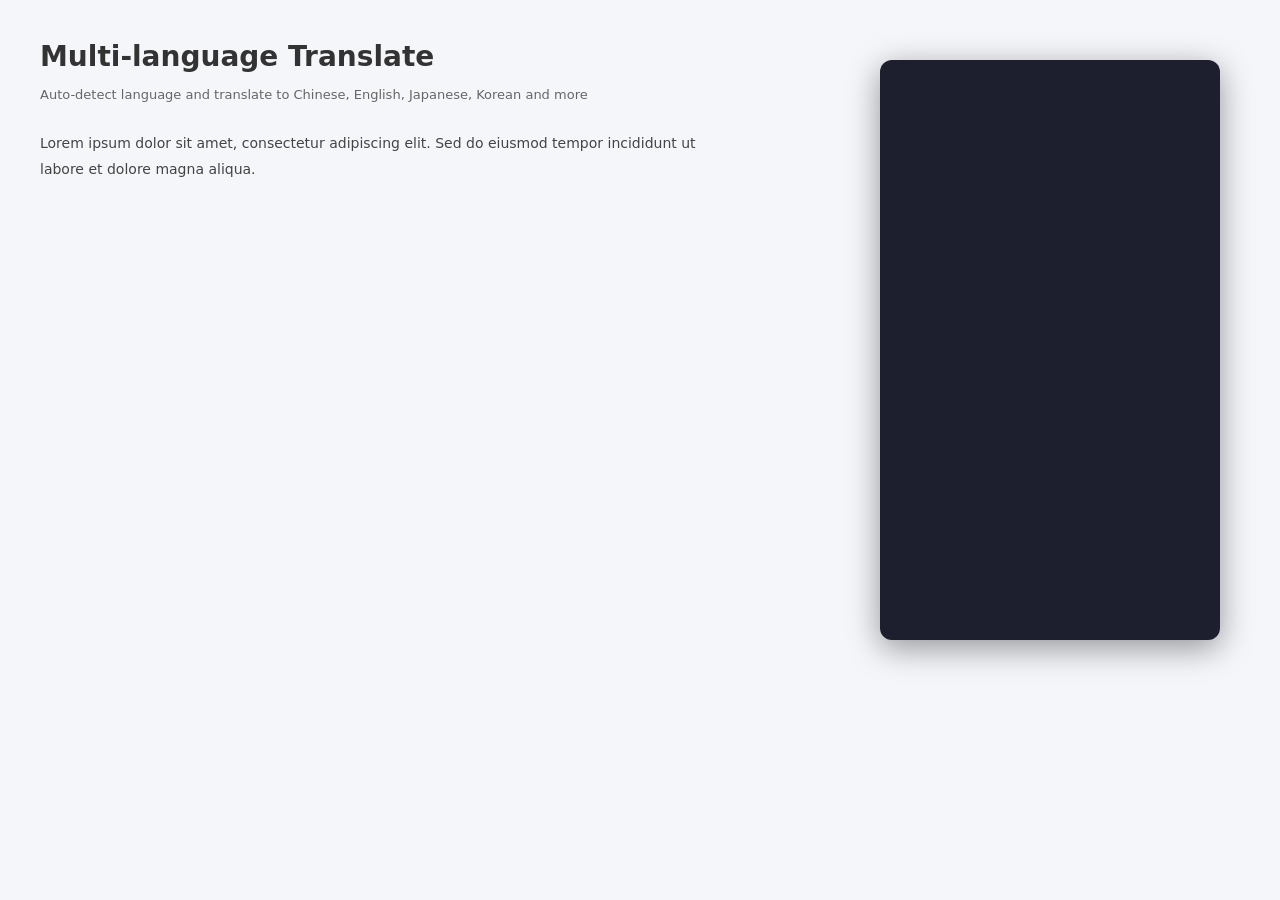
<file: screenshots/screenshot-translate.html>
<!DOCTYPE html>
<html lang="zh-CN"><head><meta charset="UTF-8">
<title>Multi-language Translate</title>
<style>
*{margin:0;padding:0;box-sizing:border-box}
body{font-family:'Segoe UI',system-ui,sans-serif;background:#f5f6fa;color:#333;width:1280px;height:720px;margin:0 auto;position:relative;overflow:hidden}
.webpage{padding:40px;width:100%}
h1{font-size:28px;margin-bottom:10px}
.subtitle{color:#666;font-size:13px;margin-bottom:25px}
p{line-height:1.8;color:#444;font-size:14px;margin-bottom:12px;max-width:700px}
.editor-panel{position:absolute;right:60px;top:60px;width:340px;height:580px;background:#1e1f2e;border-radius:12px;display:flex;flex-direction:column;overflow:hidden;box-shadow:0 8px 32px rgba(0,0,0,0.4)}
<div class="panel-header"><h3>✦ AI Web Editor</h3></div>
<div class="panel-tabs">
            <div class="panel-tab">Editor</div>
            <div class="panel-tab active">Translate</div>
            <div class="panel-tab">Theme</div>
        </div>
<div class="panel-content">
            <div class="panel-section"><div class="panel-label">Detected Language</div><div style="color:#2ecc71;font-size:13px;margin:4px 0">🌐 French (auto-detected)</div></div>
            <div class="panel-section"><div class="panel-label">Target Language</div><select style="width:100%;background:#13141f;border:1px solid #2a2b3d;color:#e0e0e0;padding:8px;border-radius:6px;font-size:13px" disabled><option>🇨🇳 Simplified Chinese</option></select></div>
            <div class="panel-section"><div class="panel-label">Original</div><textarea style="width:100%;height:70px;background:#13141f;border:1px solid #2a2b3d;color:#888;padding:10px;border-radius:6px;font-size:12px" readonly>Bonjour le monde! Ceci est un exemple...</textarea></div>
            <div class="panel-section"><div class="panel-label">Translated</div><textarea style="width:100%;height:70px;background:#13141f;border:1px solid #2a2b3d;color:#667eea;padding:10px;border-radius:6px;font-size:12px" readonly>你好世界！这是法语文本的一个示例...</textarea></div>
            <button class="btn-primary">Apply Translation</button>
        </div>
.highlight-overlay{position:absolute;left:240px;top:200px;width:460px;height:80px;border:2px solid #667eea;background:rgba(102,126,234,0.08);border-radius:4px;box-shadow:0 0 0 4px rgba(102,126,234,0.15)}
textarea.editor-box{width:100%;height:120px;background:#13141f;border:1px solid #2a2b3d;border-radius:6px;color:#e0e0e0;padding:10px;font-family:Consolas,monospace;font-size:12px;resize:none}
.btn-primary{background:linear-gradient(135deg,#667eea 0%,#764ba2 100%);color:#fff;border:none;padding:8px 16px;border-radius:6px;font-size:13px;width:100%;margin-top:8px;cursor:pointer}
.quick-commands,.qc-items{background:#13141f;border:1px solid #2a2b3d;border-radius:6px;padding:10px;margin-top:8px}
.qc-item{display:flex;align-items:center;gap:8px;padding:5px 8px;font-size:12px;color:#aaa;border-radius:4px}
.qc-item.selected{background:#667eea33;color:#fff}
.qc-key{color:#555;font-size:10px;margin-left:auto}
.panel-section{margin-bottom:14px}
.panel-label{color:#888;font-size:11px;text-transform:uppercase;margin-bottom:6px;letter-spacing:.5px}
.theme-presets{display:flex;gap:8px;margin-top:6px}
.swatch{width:36px;height:36px;border-radius:6px;cursor:pointer;box-shadow:0 1px 3px rgba(0,0,0,0.2)}
.swatch.dark{background:#1e1f2e}
.swatch.light{background:#ffffff}
.swatch.ocean{background:linear-gradient(135deg,#1a365d,#2b6cb0)}
.swatch.green{background:linear-gradient(135deg,#1b4332,#2d6a4f)}
kbd{background:#13141f;border:1px solid #2a2b3d;padding:2px 8px;border-radius:3px;color:#aaa;font-size:11px}
</style></head><body>
<div class="webpage">
<h1>Multi-language Translate</h1>
<p class="subtitle">Auto-detect language and translate to Chinese, English, Japanese, Korean and more</p>
<p style="margin-bottom:8px">Lorem ipsum dolor sit amet, consectetur adipiscing elit. Sed do eiusmod tempor incididunt ut labore et dolore magna aliqua.</p>

<div class="editor-panel"></div>
</div></body></html>
</file>
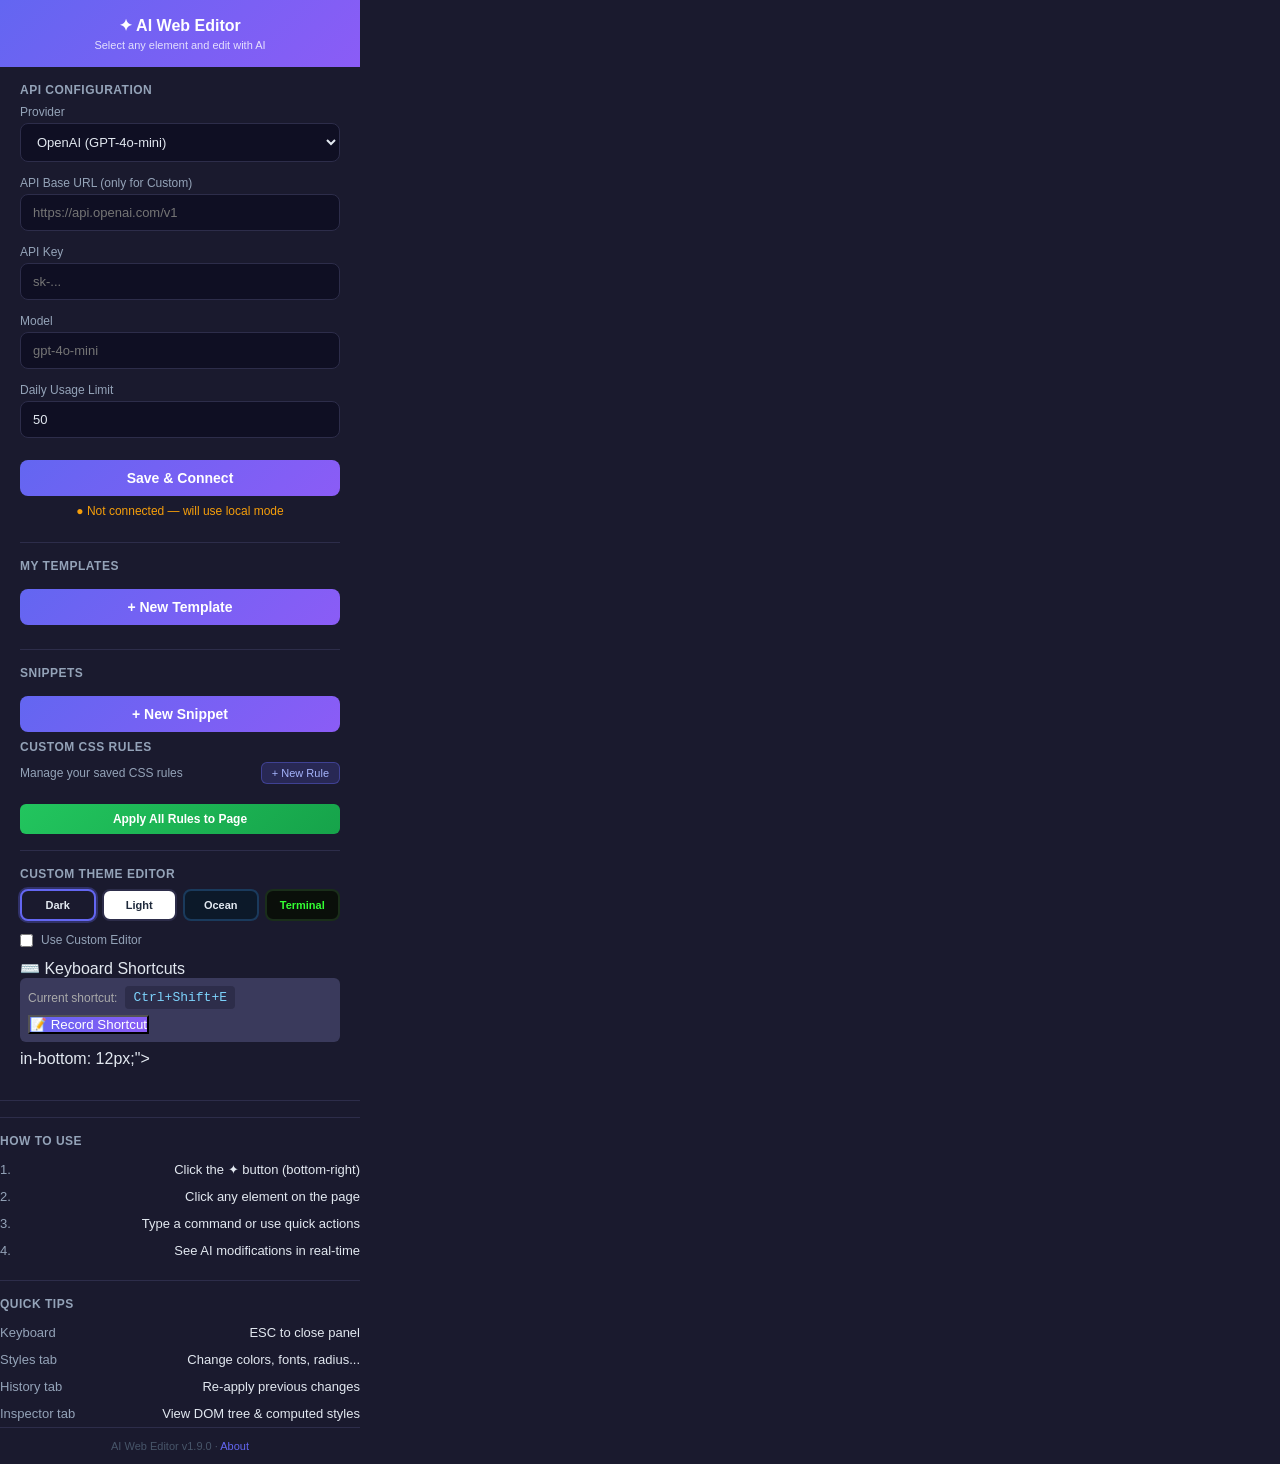
<file: src/popup/popup.html>
<!DOCTYPE html>
<html lang="en">
<head>
  <meta charset="UTF-8">
  <style>
    * { box-sizing: border-box; margin: 0; padding: 0; }
    body {
      width: 360px;
      font-family: -apple-system, BlinkMacSystemFont, 'Segoe UI', Roboto, sans-serif;
      background: #1a1a2e;
      color: #e2e8f0;
    }
    .header {
      padding: 16px 20px;
      background: linear-gradient(135deg, #6366f1 0%, #8b5cf6 100%);
      text-align: center;
    }
    .header h1 { font-size: 16px; font-weight: 700; color: white; margin-bottom: 4px; }
    .header p { font-size: 11px; color: rgba(255,255,255,0.8); }
    .body { padding: 16px 20px; }
    .section-title {
      font-size: 12px; font-weight: 600; color: #94a3b8; margin-bottom: 8px;
      text-transform: uppercase; letter-spacing: 0.5px;
    }
    .input-group { margin-bottom: 14px; }
    .input-group label { display: block; font-size: 12px; color: #94a3b8; margin-bottom: 4px; }
    .input-group input {
      width: 100%; padding: 10px 12px; background: #0f0f23; border: 1px solid #2d2d4a;
      border-radius: 8px; color: #e2e8f0; font-size: 13px; outline: none;
    }
    .input-group input:focus { border-color: #6366f1; box-shadow: 0 0 0 3px rgba(99,102,241,0.15); }
    .provider-select {
      width: 100%; padding: 10px 12px; background: #0f0f23; border: 1px solid #2d2d4a;
      border-radius: 8px; color: #e2e8f0; font-size: 13px; outline: none; cursor: pointer;
    }
    .btn-save {
      width: 100%; padding: 10px; background: linear-gradient(135deg, #6366f1 0%, #8b5cf6 100%);
      border: none; border-radius: 8px; color: white; font-size: 14px; font-weight: 600;
      cursor: pointer; margin-top: 8px;
    }
    .btn-save:hover { opacity: 0.9; }
    .status { font-size: 12px; padding: 8px 0; text-align: center; }
    .status.connected { color: #22c55e; }
    .status.disconnected { color: #f59e0b; }
    .divider { border-top: 1px solid #2d2d4a; margin: 16px 0; }
    .info-item { display: flex; justify-content: space-between; padding: 6px 0; font-size: 13px; }
    .info-label { color: #94a3b8; }
    .info-value { color: #e2e8f0; }
    .footer { padding: 12px 20px; text-align: center; font-size: 11px; color: #475569; border-top: 1px solid #2d2d4a; }
     .footer a { color: #6366f1; text-decoration: none; }

     /* ===== CSS Rules Section Styles ===== */
     .css-rules-header { display: flex; justify-content: space-between; align-items: center; margin-bottom: 8px; }
     .btn-small { padding: 4px 10px; background: rgba(99,102,241,0.2); border: 1px solid rgba(99,102,241,0.4); border-radius: 6px; color: #a5b4fc; font-size: 11px; cursor: pointer; }
     .btn-small:hover { background: rgba(99,102,241,0.35); }
     .css-rule-item { display: flex; align-items: center; gap: 6px; padding: 6px 8px; background: #0f0f23; border: 1px solid #2d2d4a; border-radius: 6px; margin-bottom: 4px; font-size: 12px; }
     .css-rule-item .rule-name { flex: 1; color: #e2e8f0; font-weight: 500; white-space: nowrap; overflow: hidden; text-overflow: ellipsis; cursor: pointer; }
     .css-rule-item .rule-selector { color: #94a3b8; font-size: 10px; white-space: nowrap; overflow: hidden; text-overflow: ellipsis; max-width: 120px; }
     .css-rule-item .rule-actions { display: flex; gap: 4px; align-items: center; }
     .toggle-switch { position: relative; width: 32px; height: 18px; cursor: pointer; }
     .toggle-switch input { opacity: 0; width: 0; height: 0; }
     .toggle-slider { position: absolute; inset: 0; background: #2d2d4a; border-radius: 9px; transition: 0.2s; }
     .toggle-slider::before { content: ''; position: absolute; height: 14px; width: 14px; left: 2px; bottom: 2px; background: white; border-radius: 50%; transition: 0.2s; }
     .toggle-switch input:checked + .toggle-slider { background: #6366f1; }
     .toggle-switch input:checked + .toggle-slider::before { transform: translateX(14px); }
     .btn-icon { width: 24px; height: 24px; display: flex; align-items: center; justify-content: center; background: none; border: 1px solid #2d2d4a; color: #94a3b8; border-radius: 4px; cursor: pointer; font-size: 13px; padding: 0; }
     .btn-icon:hover { background: #2d2d4a; color: #e2e8f0; }
     .btn-danger:hover { border-color: #ef4444; color: #ef4444; }
     .css-rules-list { max-height: 120px; overflow-y: auto; margin-bottom: 8px; }
     .empty-rules-msg { text-align: center; font-size: 12px; color: #475569; padding: 10px 0; }

     /* ===== CSS Rule Modal ===== */
     .css-rule-modal-overlay { display: none; position: fixed; top: 0; left: 0; right: 0; bottom: 0; background: rgba(0,0,0,0.7); z-index: 10000; align-items: center; justify-content: center; }
      .css-rule-modal-overlay.active { display: flex; }
      .css-rule-modal { background: #1a1a2e; border-radius: 12px; width: 340px; padding: 20px; box-shadow: 0 8px 32px rgba(0,0,0,0.5); }
      .css-rule-modal h3 { font-size: 14px; color: #e2e8f0; margin-bottom: 12px; text-align: center; }
      .css-rule-modal label { display: block; font-size: 11px; color: #94a3b8; margin-bottom: 4px; margin-top: 8px; }
      .css-rule-modal input, .css-rule-modal textarea { width: 100%; padding: 8px 10px; background: #0f0f23; border: 1px solid #2d2d4a; border-radius: 6px; color: #e2e8f0; font-size: 12px; outline: none; font-family: inherit; }
      .css-rule-modal textarea { height: 70px; resize: vertical; }
      .css-rule-modal input:focus, .css-rule-modal textarea:focus { border-color: #6366f1; }
      .modal-btn-row { display: flex; gap: 8px; margin-top: 14px; }
      .modal-btn-row button { flex: 1; padding: 8px; border-radius: 6px; border: none; font-size: 12px; font-weight: 600; cursor: pointer; }
      .btn-apply-all { width: 100%; padding: 8px; background: linear-gradient(135deg, #22c55e 0%, #16a34a 100%); border: none; border-radius: 6px; color: white; font-size: 12px; font-weight: 600; cursor: pointer; margin-top: 4px; }
      .btn-apply-all:hover { opacity: 0.9; }
      .btn-cancel-modal { background: #2d2d4a; color: #e2e8f0; }
      .btn-cancel-modal:hover { background: #3d3d5a; }

      /* ===== Theme Editor Styles (v1.9) ===== */
      .theme-presets-row { display: flex; gap: 6px; margin-bottom: 12px; flex-wrap: wrap; }
      .theme-preset-btn { flex: 1; min-width: 70px; padding: 8px 4px; border-radius: 8px; border: 2px solid #2d2d4a; cursor: pointer; font-size: 11px; font-weight: 600; text-align: center; transition: all 0.2s; color: #e2e8f0; }
      .theme-preset-btn:hover { border-color: #6366f1; transform: scale(1.05); }
      .theme-preset-btn.active { border-color: #6366f1; box-shadow: 0 0 0 2px rgba(99,102,241,0.3); }
      .theme-preset-btn[data-theme="Dark"] { background: #1a1a2e; }
      .theme-preset-btn[data-theme="Light"] { background: #ffffff; color: #1e293b; }
      .theme-preset-btn[data-theme="Ocean Blue"] { background: #0c1929; border-color: #1a3a5c; }
      .theme-preset-btn[data-theme="Green Terminal"] { background: #0a0f0a; border-color: #1a2e1a; color: #33ff33; }

      .theme-custom-toggle { display: flex; align-items: center; gap: 8px; margin-bottom: 12px; font-size: 12px; color: #94a3b8; cursor: pointer; }
      .theme-custom-toggle input[type="checkbox"] { accent-color: #6366f1; }

      .theme-editor-area { display: none; margin-bottom: 12px; }
      .theme-editor-area.visible { display: block; }

      .color-row { display: flex; align-items: center; gap: 8px; margin-bottom: 8px; font-size: 12px; }
      .color-row label { width: 90px; color: #94a3b8; flex-shrink: 0; }
      .color-row input[type="color"] { width: 36px; height: 28px; border: 1px solid #2d2d4a; border-radius: 4px; cursor: pointer; padding: 0; background: #0f0f23; }
      .color-row input[type="text"] { flex: 1; padding: 6px 8px; background: #0f0f23; border: 1px solid #2d2d4a; border-radius: 4px; color: #e2e8f0; font-size: 12px; outline: none; }
      .color-row input[type="text"]:focus { border-color: #6366f1; }

      .config-row { display: flex; align-items: center; gap: 8px; margin-bottom: 8px; font-size: 12px; }
      .config-row label { width: 90px; color: #94a3b8; flex-shrink: 0; }
      .config-row select { flex: 1; padding: 6px 8px; background: #0f0f23; border: 1px solid #2d2d4a; border-radius: 4px; color: #e2e8f0; font-size: 12px; outline: none; }

      .theme-preview-box { width: 100%; height: 60px; border-radius: 8px; border: 1px solid #2d2d4a; margin-bottom: 12px; overflow: hidden; position: relative; }
      .theme-preview-header { height: 20px; display: flex; align-items: center; padding: 0 8px; }
      .theme-preview-text { font-size: 8px; padding: 2px 6px; margin-top: 2px; border-radius: 3px; }

      .btn-row { display: flex; gap: 6px; margin-bottom: 8px; }
      .btn-row button { flex: 1; padding: 7px 0; border-radius: 6px; border: none; font-size: 12px; font-weight: 600; cursor: pointer; transition: opacity 0.2s; }
      .btn-apply-theme { background: linear-gradient(135deg, #6366f1 0%, #8b5cf6 100%); color: white; }
      .btn-apply-theme:hover { opacity: 0.9; }
      .btn-save-custom { background: #22c55e; color: white; }
      .btn-save-custom:hover { opacity: 0.9; }
      .btn-delete-custom { background: #ef4444; color: white; }
      .btn-delete-custom:hover { opacity: 0.9; }

      .theme-list-item { display: flex; justify-content: space-between; align-items: center; padding: 6px 8px; background: #0f0f23; border: 1px solid #2d2d4a; border-radius: 6px; margin-bottom: 4px; font-size: 12px; }
      .theme-list-item .theme-name { flex: 1; color: #e2e8f0; cursor: pointer; }
      .theme-list-item .theme-colors { width: 50px; height: 16px; border-radius: 3px; display: flex; overflow: hidden; flex-shrink: 0; margin-right: 8px; }
      .theme-list-item .theme-colors span { flex: 1; }
      .theme-list-item .btn-icon { width: 22px; height: 22px; display: flex; align-items: center; justify-content: center; background: none; border: 1px solid #2d2d4a; color: #94a3b8; border-radius: 4px; cursor: pointer; font-size: 12px; padding: 0; }
    </style>
</head>
<body>
  <div class="header">
    <h1>✦ AI Web Editor</h1>
    <p>Select any element and edit with AI</p>
  </div>
  <div class="body">
    <div class="section-title">API Configuration</div>
    <div class="input-group">
      <label>Provider</label>
      <select id="provider" class="provider-select">
        <option value="openai">OpenAI (GPT-4o-mini)</option>
        <option value="custom">Custom (OpenAI-compatible API)</option>
      </select>
    </div>
    <div class="input-group">
      <label>API Base URL (only for Custom)</label>
      <input type="text" id="apiBaseUrl" placeholder="https://api.openai.com/v1">
    </div>
    <div class="input-group">
       <label>API Key</label>
       <input type="password" id="apiKeyInput" placeholder="sk-..." autocomplete="off">
     </div>
     <div class="input-group">
       <label>Model</label>
       <input type="text" id="modelInput" placeholder="gpt-4o-mini" value="">
     </div>
     <div class="input-group">
       <label>Daily Usage Limit</label>
       <input type="number" id="dailyLimit" min="1" max="1000" value="50">
     </div>
     <button id="saveBtn" class="btn-save">Save & Connect</button>
    <div id="apiStatus" class="status disconnected">● Not connected — will use local mode</div>

    <div class="divider"></div>

     <!-- v1.5: My Templates -->
     <div class="section-title">My Templates</div>
     <button id="newTemplateBtn" class="btn-save" style="margin-bottom:8px;">+ New Template</button>
     <div id="template-list" style="max-height:150px; overflow-y:auto;"></div>

     <!-- Template edit modal -->
      <div id="template-modal" style="display:none; position:fixed; top:0; left:0; right:0; bottom:0; background:rgba(0,0,0,0.7); z-index:9999;">
        <div style="background:#1a1a2e; margin:50px auto; width:320px; padding:20px; border-radius:12px;">
          <input type="text" id="templateNameInput" placeholder="Template name..." style="width:100%; padding:8px; margin-bottom:8px; background:#0f0f23; color:#e2e8f0; border:1px solid #2d2d4a; border-radius:6px;">
          <textarea id="templatePromptInput" placeholder="Enter prompt template..." style="width:100%; height:80px; padding:8px; margin-bottom:8px; background:#0f0f23; color:#e2e8f0; border:1px solid #2d2d4a; border-radius:6px;"></textarea>
          <button id="saveTemplateBtn" class="btn-save">Save</button>
          <button id="cancelTemplateBtn" style="width:100%; padding:8px; margin-top:4px; background:#2d2d4a; border:none; color:#e2e8f0; border-radius:6px;">Cancel</button>
        </div>
      </div>

      <div class="divider"></div>

      <!-- Snippets Section (v1.7) -->
      <div class="section-title">Snippets</div>
      <button id="newSnippetBtn" class="btn-save" style="margin-bottom:8px;">+ New Snippet</button>
      <div id="snippet-list" style="max-height:150px; overflow-y:auto;"></div>

      <!-- Snippet edit modal -->
      <div id="snippet-modal" style="display:none; position:fixed; top:0; left:0; right:0; bottom:0; background:rgba(0,0,0,0.7); z-index:9999;">
        <div style="background:#1a1a2e; margin:50px auto; width:320px; padding:20px; border-radius:12px;">
          <input type="text" id="snippetNameInput" placeholder="Snippet name..." style="width:100%; padding:8px; margin-bottom:8px; background:#0f0f23; color:#e2e8f0; border:1px solid #2d2d4a; border-radius:6px;">
          <textarea id="snippetContentInput" placeholder="Enter snippet content..." style="width:100%; height:80px; padding:8px; margin-bottom:8px; background:#0f0f23; color:#e2e8f0; border:1px solid #2d2d4a; border-radius:6px;"></textarea>
          <button id="saveSnippetBtn" class="btn-save">Save</button>
          <button id="cancelSnippetBtn" style="width:100%; padding:8px; margin-top:4px; background:#2d2d4a; border:none; color:#e2e8f0; border-radius:6px;">Cancel</button>
        </div>
      </div>

      <div id="css-rules-divider" class="divider" style="display:none;"></div>

      <!-- CSS Rules Section -->
      <div id="css-rules-section">
        <div class="section-title">Custom CSS Rules</div>
        <div class="css-rules-header">
          <span style="font-size:12px; color:#94a3b8;">Manage your saved CSS rules</span>
          <button id="add-rule-btn" class="btn-small">+ New Rule</button>
        </div>
        <div id="css-rules-list" class="css-rules-list"></div>
        <button id="apply-all-css-btn" class="btn-apply-all">Apply All Rules to Page</button>
      </div>

      <!-- CSS Rule Editor Modal -->
      <div id="css-rule-modal-overlay" class="css-rule-modal-overlay">
        <div class="css-rule-modal">
          <h3 id="css-rule-modal-title">New CSS Rule</h3>
          <label>Rule Name</label>
          <input type="text" id="rule-name-input" placeholder="e.g. Dark Mode Header">
          <label>CSS Selector</label>
          <input type="text" id="rule-selector-input" placeholder="e.g. header, .main-nav">
          <label>CSS Properties</label>
          <textarea id="rule-css-input" placeholder="color: #333; background: #fff; padding: 10px;"></textarea>
          <div class="modal-btn-row">
            <button id="save-rule-btn" style="background: linear-gradient(135deg, #6366f1 0%, #8b5cf6 100%); color:white;">Save Rule</button>
            <button id="cancel-rule-btn" class="btn-cancel-modal">Cancel</button>
          </div>
        </div>
      </div>

      <div class="divider"></div>

       <!-- Custom Theme Editor (v1.9) -->
       <div id="theme-editor-section" class="section-title">Custom Theme Editor</div>
       <div id="theme-presets-row" class="theme-presets-row">
         <button class="theme-preset-btn active" data-theme="Dark">Dark</button>
         <button class="theme-preset-btn" data-theme="Light">Light</button>
         <button class="theme-preset-btn" data-theme="Ocean Blue">Ocean</button>
         <button class="theme-preset-btn" data-theme="Green Terminal">Terminal</button>
       </div>

       <label class="theme-custom-toggle">
         <input type="checkbox" id="customThemeToggle"> Use Custom Editor
       </label>

       <!-- Custom Theme Editor -->
       <div id="theme-editor-area" class="theme-editor-area">
         <div class="color-row">
           <label>Background</label>
           <input type="color" id="theme-bg-color" value="#1a1a2e">
           <input type="text" id="theme-bg-text" value="#1a1a2e" maxlength="7">
         </div>
         <div class="color-row">
           <label>Foreground</label>
           <input type="color" id="theme-fg-color" value="#e2e8f0">
           <input type="text" id="theme-fg-text" value="#e2e8f0" maxlength="7">
         </div>
         <div class="color-row">
           <label>Border</label>
           <input type="color" id="theme-border-color" value="#2d2d4a">
           <input type="text" id="theme-border-text" value="#2d2d4a" maxlength="7">
         </div>
         <div class="color-row">
           <label>Accent</label>
           <input type="color" id="theme-accent-color" value="#6366f1">
           <input type="text" id="theme-accent-text" value="#6366f1" maxlength="7">
         </div>
         <div class="color-row">
           <label>Header Start</label>
           <input type="color" id="theme-hs-color" value="#6366f1">
           <input type="text" id="theme-hs-text" value="#6366f1" maxlength="7">
         </div>
         <div class="color-row">
           <label>Header End</label>
           <input type="color" id="theme-he-color" value="#8b5cf6">
           <input type="text" id="theme-he-text" value="#8b5cf6" maxlength="7">
         </div>

         <div class="config-row">
           <label>Panel Pos</label>
           <select id="theme-position">
             <option value="right-middle">Right (Middle)</option>
             <option value="top-right">Top Right</option>
             <option value="bottom-right">Bottom Right</option>
             <option value="bottom-left">Bottom Left</option>
             <option value="top-left">Top Left</option>
           </select>
         </div>

         <div class="config-row">
           <label>Panel Width</label>
           <select id="theme-width">
             <option value="360px">360px</option>
             <option value="420px" selected>420px</option>
             <option value="480px">480px</option>
             <option value="540px">540px</option>
           </select>
         </div>

         <!-- Preview -->
         <div id="theme-preview-box" class="theme-preview-box">
           <div id="theme-preview-header" class="theme-preview-header"></div>
           <div style="padding: 4px 8px;">
             <span id="theme-preview-text" class="theme-preview-text"></span>
           </div>
         </div>

         <!-- Custom theme name + buttons -->
         <div class="config-row">
           <label>Name</label>
           <input type="text" id="theme-name-input" placeholder="My Theme" style="flex:1; padding:6px 8px; background:#0f0f23; border:1px solid #2d2d4a; border-radius:4px; color:#e2e8f0; font-size:12px; outline:none;">
         </div>
         <div class="btn-row">
           <button id="apply-theme-btn" class="btn-apply-theme">Apply</button>
           <button id="save-custom-theme-btn" class="btn-save-custom">Save Custom</button>
         </div>
         <div class="btn-row">
           <button id="reset-default-btn" style="background:#475569; color:white;">Reset Default</button>
         </div>
       </div>

       <!-- Custom themes list -->
       <div id="custom-themes-list" style="marg

    <!-- Keyboard Shortcut Manager (v1.9) -->
    <div class="section-title">⌨️ Keyboard Shortcuts</div>
    <div style="margin-bottom: 8px; padding: 8px; background: #3a3a5c; border-radius: 6px;">
      <div style="display: flex; align-items: center; gap: 8px; margin-bottom: 6px;">
        <span style="font-size: 12px; color: #aaa;">Current shortcut:</span>
        <code id="kbd-shortcut-display" style="background: #2d2d4a; padding: 4px 8px; border-radius: 4px; color: #7dd3fc; font-size: 13px;">Ctrl+Shift+E</code>
      </div>
      <button id="rec-kbd-shortcut-btn" class="btn-apply-theme">📝 Record Shortcut</button>
    </div>in-bottom: 12px;"></div>

       <div class="divider"></div>

       <!-- v1.9: Quick Theme Switch (always visible when theme is active) -->
       <div id="active-theme-indicator" style="font-size:12px; color:#94a3b8; margin-bottom:12px; display:none;">
         Active theme: <span id="active-theme-name" style="color:#e2e8f0; font-weight:600;">Dark</span>
       </div>

       <div class="divider"></div>

       <div class="section-title">How to Use</div>
     <div class="info-item">
       <span class="info-label">1.</span>
       <span class="info-value">Click the ✦ button (bottom-right)</span>
     </div>
     <div class="info-item">
       <span class="info-label">2.</span>
       <span class="info-value">Click any element on the page</span>
     </div>
     <div class="info-item">
       <span class="info-label">3.</span>
       <span class="info-value">Type a command or use quick actions</span>
     </div>
     <div class="info-item">
       <span class="info-label">4.</span>
       <span class="info-value">See AI modifications in real-time</span>
     </div>

     <div class="divider"></div>

     <div class="section-title">Quick Tips</div>
    <div class="info-item">
      <span class="info-label">Keyboard</span>
      <span class="info-value">ESC to close panel</span>
    </div>
    <div class="info-item">
      <span class="info-label">Styles tab</span>
      <span class="info-value">Change colors, fonts, radius...</span>
    </div>
    <div class="info-item">
       <span class="info-label">History tab</span>
       <span class="info-value">Re-apply previous changes</span>
     </div>
     <div class="info-item">
       <span class="info-label">Inspector tab</span>
       <span class="info-value">View DOM tree & computed styles</span>
     </div>
    </div>
  <div class="footer">
    AI Web Editor v1.9.0 · <a href="#" id="aboutLink">About</a>
   </div>
  <script src="popup.js"></script>
</body>
</html>
</file>
